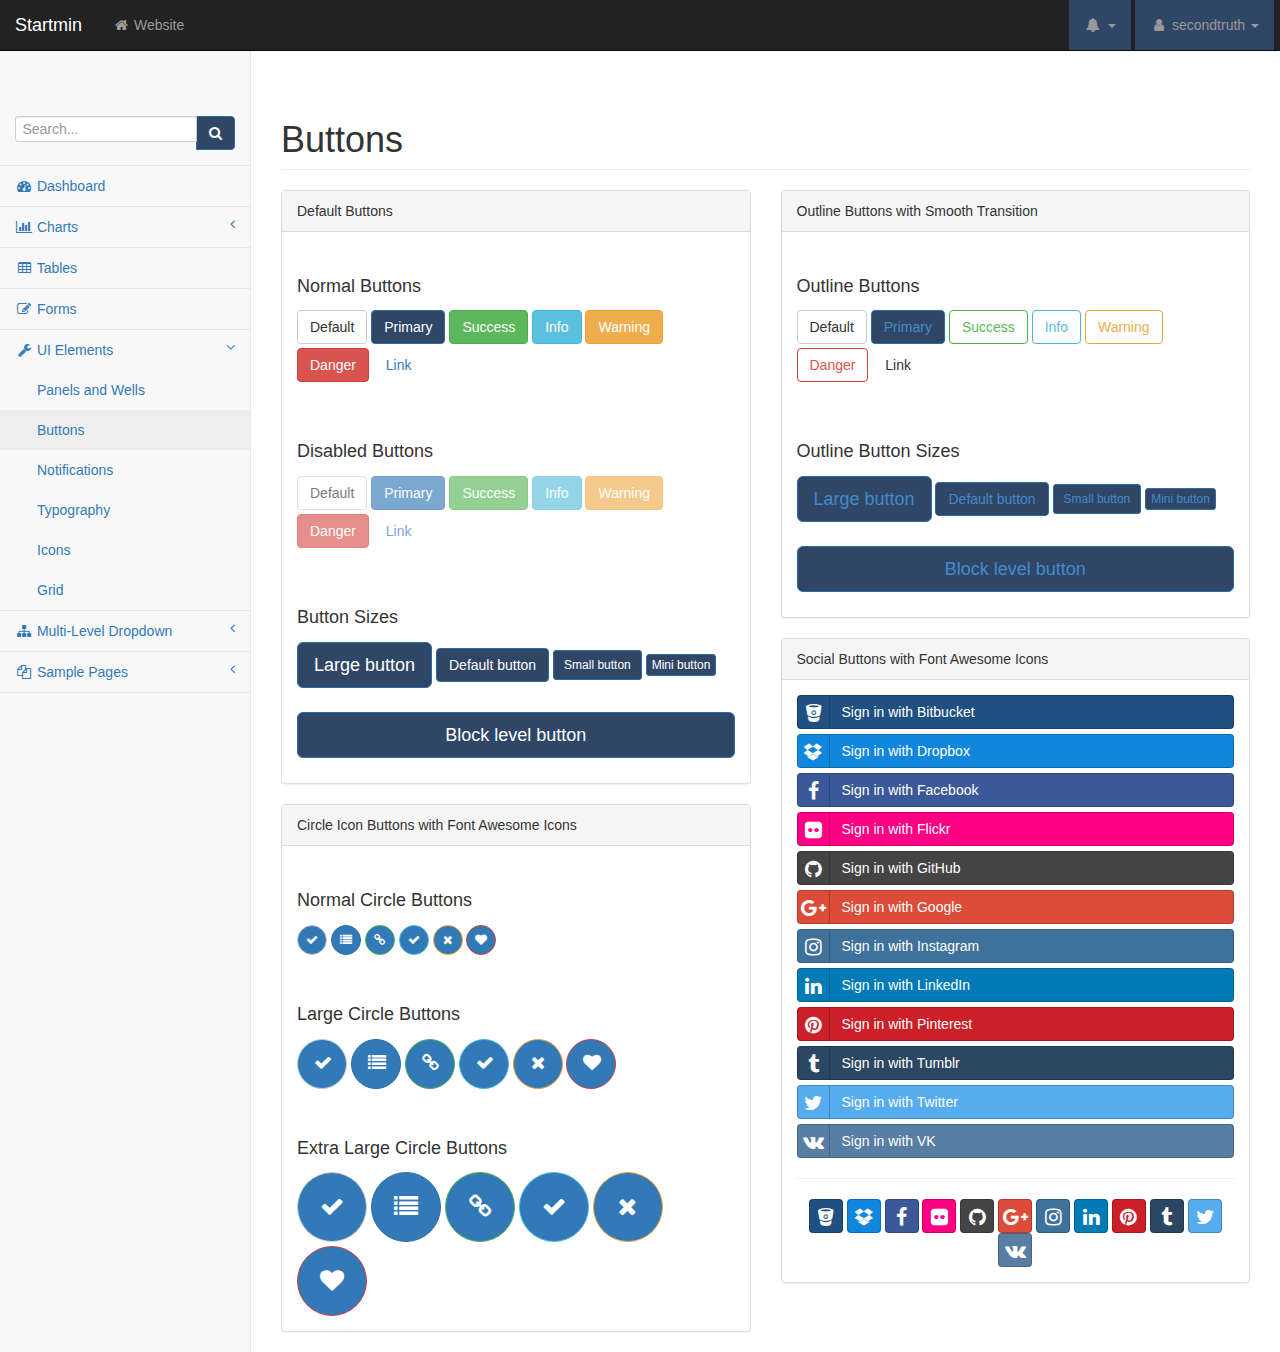
<file: CDA-master 2/pages/buttons.html>
<!DOCTYPE html>
<html lang="en">

    <head>
        <meta charset="utf-8">
        <meta http-equiv="X-UA-Compatible" content="IE=edge">
        <meta name="viewport" content="width=device-width, initial-scale=1">
        <meta name="description" content="">
        <meta name="author" content="">

        <title>Startmin - Bootstrap Admin Theme</title>

        <!-- Bootstrap Core CSS -->
        <link href="../css/bootstrap.min.css" rel="stylesheet">

        <!-- MetisMenu CSS -->
        <link href="../css/metisMenu.min.css" rel="stylesheet">

        <!-- Social Buttons CSS -->
        <link href="../css/bootstrap-social.css" rel="stylesheet">

        <!-- Custom CSS -->
        <link href="../css/startmin.css" rel="stylesheet">

        <!-- Custom Fonts -->
        <link href="../css/font-awesome.min.css" rel="stylesheet" type="text/css">

        <!-- HTML5 Shim and Respond.js IE8 support of HTML5 elements and media queries -->
        <!-- WARNING: Respond.js doesn't work if you view the page via file:// -->
        <!--[if lt IE 9]>
        <script src="https://cdnjs.cloudflare.com/ajax/libs/html5shiv/3.7.3/html5shiv.min.js"></script>
        <script src="https://cdnjs.cloudflare.com/ajax/libs/respond.js/1.4.2/respond.min.js"></script>
        <![endif]-->
    </head>

    <body>

        <div id="wrapper">

            <!-- Navigation -->
            <nav class="navbar navbar-inverse navbar-fixed-top" role="navigation">
                <div class="navbar-header">
                    <a class="navbar-brand" href="index.html">Startmin</a>
                </div>

                <button type="button" class="navbar-toggle" data-toggle="collapse" data-target=".navbar-collapse">
                    <span class="sr-only">Toggle navigation</span>
                    <span class="icon-bar"></span>
                    <span class="icon-bar"></span>
                    <span class="icon-bar"></span>
                </button>

                <ul class="nav navbar-nav navbar-left navbar-top-links">
                    <li><a href="#"><i class="fa fa-home fa-fw"></i> Website</a></li>
                </ul>

                <ul class="nav navbar-right navbar-top-links">
                    <li class="dropdown navbar-inverse">
                        <a class="dropdown-toggle" data-toggle="dropdown" href="#">
                            <i class="fa fa-bell fa-fw"></i> <b class="caret"></b>
                        </a>
                        <ul class="dropdown-menu dropdown-alerts">
                            <li>
                                <a href="#">
                                    <div>
                                        <i class="fa fa-comment fa-fw"></i> New Comment
                                        <span class="pull-right text-muted small">4 minutes ago</span>
                                    </div>
                                </a>
                            </li>
                            <li>
                                <a href="#">
                                    <div>
                                        <i class="fa fa-twitter fa-fw"></i> 3 New Followers
                                        <span class="pull-right text-muted small">12 minutes ago</span>
                                    </div>
                                </a>
                            </li>
                            <li>
                                <a href="#">
                                    <div>
                                        <i class="fa fa-envelope fa-fw"></i> Message Sent
                                        <span class="pull-right text-muted small">4 minutes ago</span>
                                    </div>
                                </a>
                            </li>
                            <li>
                                <a href="#">
                                    <div>
                                        <i class="fa fa-tasks fa-fw"></i> New Task
                                        <span class="pull-right text-muted small">4 minutes ago</span>
                                    </div>
                                </a>
                            </li>
                            <li>
                                <a href="#">
                                    <div>
                                        <i class="fa fa-upload fa-fw"></i> Server Rebooted
                                        <span class="pull-right text-muted small">4 minutes ago</span>
                                    </div>
                                </a>
                            </li>
                            <li class="divider"></li>
                            <li>
                                <a class="text-center" href="#">
                                    <strong>See All Alerts</strong>
                                    <i class="fa fa-angle-right"></i>
                                </a>
                            </li>
                        </ul>
                    </li>
                    <li class="dropdown">
                        <a class="dropdown-toggle" data-toggle="dropdown" href="#">
                            <i class="fa fa-user fa-fw"></i> secondtruth <b class="caret"></b>
                        </a>
                        <ul class="dropdown-menu dropdown-user">
                            <li>
                                <a href="#"><i class="fa fa-user fa-fw"></i> User Profile</a>
                            </li>
                            <li>
                                <a href="#"><i class="fa fa-gear fa-fw"></i> Settings</a>
                            </li>
                            <li class="divider"></li>
                            <li>
                                <a href="login.html"><i class="fa fa-sign-out fa-fw"></i> Logout</a>
                            </li>
                        </ul>
                    </li>
                </ul>
                <!-- /.navbar-top-links -->
            </nav>

            <aside class="sidebar navbar-default" role="navigation">
                <div class="sidebar-nav navbar-collapse">
                    <ul class="nav" id="side-menu">
                        <li class="sidebar-search">
                            <div class="input-group custom-search-form">
                                <input type="text" class="form-control" placeholder="Search...">
                                <span class="input-group-btn">
                                    <button class="btn btn-primary" type="button">
                                        <i class="fa fa-search"></i>
                                    </button>
                                </span>
                            </div>
                            <!-- /input-group -->
                        </li>
                        <li>
                            <a href="index.html"><i class="fa fa-dashboard fa-fw"></i> Dashboard</a>
                        </li>
                        <li>
                            <a href="#"><i class="fa fa-bar-chart-o fa-fw"></i> Charts<span class="fa arrow"></span></a>
                            <ul class="nav nav-second-level">
                                <li>
                                    <a href="flot.html">Flot Charts</a>
                                </li>
                                <li>
                                    <a href="morris.html">Morris.js Charts</a>
                                </li>
                            </ul>
                            <!-- /.nav-second-level -->
                        </li>
                        <li>
                            <a href="tables.html"><i class="fa fa-table fa-fw"></i> Tables</a>
                        </li>
                        <li>
                            <a href="forms.html"><i class="fa fa-edit fa-fw"></i> Forms</a>
                        </li>
                        <li>
                            <a href="#"><i class="fa fa-wrench fa-fw"></i> UI Elements<span class="fa arrow"></span></a>
                            <ul class="nav nav-second-level">
                                <li>
                                    <a href="panels-wells.html">Panels and Wells</a>
                                </li>
                                <li>
                                    <a href="buttons.html" class="active">Buttons</a>
                                </li>
                                <li>
                                    <a href="notifications.html">Notifications</a>
                                </li>
                                <li>
                                    <a href="typography.html">Typography</a>
                                </li>
                                <li>
                                    <a href="icons.html"> Icons</a>
                                </li>
                                <li>
                                    <a href="grid.html">Grid</a>
                                </li>
                            </ul>
                            <!-- /.nav-second-level -->
                        </li>
                        <li>
                            <a href="#"><i class="fa fa-sitemap fa-fw"></i> Multi-Level Dropdown<span class="fa arrow"></span></a>
                            <ul class="nav nav-second-level">
                                <li>
                                    <a href="#">Second Level Item</a>
                                </li>
                                <li>
                                    <a href="#">Second Level Item</a>
                                </li>
                                <li>
                                    <a href="#">Third Level <span class="fa arrow"></span></a>
                                    <ul class="nav nav-third-level">
                                        <li>
                                            <a href="#">Third Level Item</a>
                                        </li>
                                        <li>
                                            <a href="#">Third Level Item</a>
                                        </li>
                                        <li>
                                            <a href="#">Third Level Item</a>
                                        </li>
                                        <li>
                                            <a href="#">Third Level Item</a>
                                        </li>
                                    </ul>
                                    <!-- /.nav-third-level -->
                                </li>
                            </ul>
                            <!-- /.nav-second-level -->
                        </li>
                        <li>
                            <a href="#"><i class="fa fa-files-o fa-fw"></i> Sample Pages<span class="fa arrow"></span></a>
                            <ul class="nav nav-second-level">
                                <li>
                                    <a href="blank.html">Blank Page</a>
                                </li>
                                <li>
                                    <a href="login.html">Login Page</a>
                                </li>
                            </ul>
                            <!-- /.nav-second-level -->
                        </li>
                    </ul>
                </div>
            </aside>
            <!-- /.sidebar -->

            <!-- Page Content -->
            <div id="page-wrapper">
                <div class="container-fluid">
                    <div class="row">
                        <div class="col-lg-12">
                            <h1 class="page-header">Buttons</h1>
                        </div>
                        <!-- /.col-lg-12 -->
                    </div>
                    <!-- /.row -->
                    <div class="row">
                        <div class="col-lg-6">
                            <div class="panel panel-default">
                                <div class="panel-heading">
                                    Default Buttons
                                </div>
                                <!-- /.panel-heading -->
                                <div class="panel-body">
                                    <h4>Normal Buttons</h4>
                                    <p>
                                        <button type="button" class="btn btn-default">Default</button>
                                        <button type="button" class="btn btn-primary">Primary</button>
                                        <button type="button" class="btn btn-success">Success</button>
                                        <button type="button" class="btn btn-info">Info</button>
                                        <button type="button" class="btn btn-warning">Warning</button>
                                        <button type="button" class="btn btn-danger">Danger</button>
                                        <button type="button" class="btn btn-link">Link</button>
                                    </p>
                                    <br>
                                    <h4>Disabled Buttons</h4>
                                    <p>
                                        <button type="button" class="btn btn-default disabled">Default</button>
                                        <button type="button" class="btn btn-primary disabled">Primary</button>
                                        <button type="button" class="btn btn-success disabled">Success</button>
                                        <button type="button" class="btn btn-info disabled">Info</button>
                                        <button type="button" class="btn btn-warning disabled">Warning</button>
                                        <button type="button" class="btn btn-danger disabled">Danger</button>
                                        <button type="button" class="btn btn-link disabled">Link</button>
                                    </p>
                                    <br>
                                    <h4>Button Sizes</h4>
                                    <p>
                                        <button type="button" class="btn btn-primary btn-lg">Large button</button>
                                        <button type="button" class="btn btn-primary">Default button</button>
                                        <button type="button" class="btn btn-primary btn-sm">Small button</button>
                                        <button type="button" class="btn btn-primary btn-xs">Mini button</button>
                                        <br>
                                        <br>
                                        <button type="button" class="btn btn-primary btn-lg btn-block">Block level button</button>
                                    </p>
                                </div>
                                <!-- /.panel-body -->
                            </div>
                            <!-- /.panel -->
                            <div class="panel panel-default">
                                <div class="panel-heading">
                                    Circle Icon Buttons with Font Awesome Icons
                                </div>
                                <!-- /.panel-heading -->
                                <div class="panel-body">
                                    <h4>Normal Circle Buttons</h4>
                                    <button type="button" class="btn btn-default btn-circle"><i class="fa fa-check"></i></button>
                                    <button type="button" class="btn btn-primary btn-circle"><i class="fa fa-list"></i></button>
                                    <button type="button" class="btn btn-success btn-circle"><i class="fa fa-link"></i></button>
                                    <button type="button" class="btn btn-info btn-circle"><i class="fa fa-check"></i></button>
                                    <button type="button" class="btn btn-warning btn-circle"><i class="fa fa-times"></i></button>
                                    <button type="button" class="btn btn-danger btn-circle"><i class="fa fa-heart"></i></button>
                                    <br><br>
                                    <h4>Large Circle Buttons</h4>
                                    <button type="button" class="btn btn-default btn-circle btn-lg"><i class="fa fa-check"></i></button>
                                    <button type="button" class="btn btn-primary btn-circle btn-lg"><i class="fa fa-list"></i></button>
                                    <button type="button" class="btn btn-success btn-circle btn-lg"><i class="fa fa-link"></i></button>
                                    <button type="button" class="btn btn-info btn-circle btn-lg"><i class="fa fa-check"></i></button>
                                    <button type="button" class="btn btn-warning btn-circle btn-lg"><i class="fa fa-times"></i></button>
                                    <button type="button" class="btn btn-danger btn-circle btn-lg"><i class="fa fa-heart"></i></button>
                                    <br><br>
                                    <h4>Extra Large Circle Buttons</h4>
                                    <button type="button" class="btn btn-default btn-circle btn-xl"><i class="fa fa-check"></i></button>
                                    <button type="button" class="btn btn-primary btn-circle btn-xl"><i class="fa fa-list"></i></button>
                                    <button type="button" class="btn btn-success btn-circle btn-xl"><i class="fa fa-link"></i></button>
                                    <button type="button" class="btn btn-info btn-circle btn-xl"><i class="fa fa-check"></i></button>
                                    <button type="button" class="btn btn-warning btn-circle btn-xl"><i class="fa fa-times"></i></button>
                                    <button type="button" class="btn btn-danger btn-circle btn-xl"><i class="fa fa-heart"></i></button>
                                </div>
                                <!-- /.panel-body -->
                            </div>
                            <!-- /.panel -->
                        </div>
                        <!-- /.col-lg-6 -->
                        <div class="col-lg-6">
                            <div class="panel panel-default">
                                <div class="panel-heading">
                                    Outline Buttons with Smooth Transition
                                </div>
                                <!-- /.panel-heading -->
                                <div class="panel-body">
                                    <h4>Outline Buttons</h4>
                                    <p>
                                        <button type="button" class="btn btn-outline btn-default">Default</button>
                                        <button type="button" class="btn btn-outline btn-primary">Primary</button>
                                        <button type="button" class="btn btn-outline btn-success">Success</button>
                                        <button type="button" class="btn btn-outline btn-info">Info</button>
                                        <button type="button" class="btn btn-outline btn-warning">Warning</button>
                                        <button type="button" class="btn btn-outline btn-danger">Danger</button>
                                        <button type="button" class="btn btn-outline btn-link">Link</button>
                                    </p>
                                    <br>
                                    <h4>Outline Button Sizes</h4>
                                    <p>
                                        <button type="button" class="btn btn-outline btn-primary btn-lg">Large button</button>
                                        <button type="button" class="btn btn-outline btn-primary">Default button</button>
                                        <button type="button" class="btn btn-outline btn-primary btn-sm">Small button</button>
                                        <button type="button" class="btn btn-outline btn-primary btn-xs">Mini button</button>
                                        <br>
                                        <br>
                                        <button type="button" class="btn btn-outline btn-primary btn-lg btn-block">Block level button</button>
                                    </p>
                                </div>
                                <!-- /.panel-body -->
                            </div>
                            <!-- /.panel -->
                            <div class="panel panel-default">
                                <div class="panel-heading">
                                    Social Buttons with Font Awesome Icons
                                </div>
                                <!-- /.panel-heading -->
                                <div class="panel-body">
                                    <a class="btn btn-block btn-social btn-bitbucket">
                                        <i class="fa fa-bitbucket"></i> Sign in with Bitbucket
                                    </a>
                                    <a class="btn btn-block btn-social btn-dropbox">
                                        <i class="fa fa-dropbox"></i> Sign in with Dropbox
                                    </a>
                                    <a class="btn btn-block btn-social btn-facebook">
                                        <i class="fa fa-facebook"></i> Sign in with Facebook
                                    </a>
                                    <a class="btn btn-block btn-social btn-flickr">
                                        <i class="fa fa-flickr"></i> Sign in with Flickr
                                    </a>
                                    <a class="btn btn-block btn-social btn-github">
                                        <i class="fa fa-github"></i> Sign in with GitHub
                                    </a>
                                    <a class="btn btn-block btn-social btn-google-plus">
                                        <i class="fa fa-google-plus"></i> Sign in with Google
                                    </a>
                                    <a class="btn btn-block btn-social btn-instagram">
                                        <i class="fa fa-instagram"></i> Sign in with Instagram
                                    </a>
                                    <a class="btn btn-block btn-social btn-linkedin">
                                        <i class="fa fa-linkedin"></i> Sign in with LinkedIn
                                    </a>
                                    <a class="btn btn-block btn-social btn-pinterest">
                                        <i class="fa fa-pinterest"></i> Sign in with Pinterest
                                    </a>
                                    <a class="btn btn-block btn-social btn-tumblr">
                                        <i class="fa fa-tumblr"></i> Sign in with Tumblr
                                    </a>
                                    <a class="btn btn-block btn-social btn-twitter">
                                        <i class="fa fa-twitter"></i> Sign in with Twitter
                                    </a>
                                    <a class="btn btn-block btn-social btn-vk">
                                        <i class="fa fa-vk"></i> Sign in with VK
                                    </a>

                                    <hr>

                                    <div class="text-center">
                                        <a class="btn btn-social-icon btn-bitbucket"><i class="fa fa-bitbucket"></i></a>
                                        <a class="btn btn-social-icon btn-dropbox"><i class="fa fa-dropbox"></i></a>
                                        <a class="btn btn-social-icon btn-facebook"><i class="fa fa-facebook"></i></a>
                                        <a class="btn btn-social-icon btn-flickr"><i class="fa fa-flickr"></i></a>
                                        <a class="btn btn-social-icon btn-github"><i class="fa fa-github"></i></a>
                                        <a class="btn btn-social-icon btn-google-plus"><i class="fa fa-google-plus"></i></a>
                                        <a class="btn btn-social-icon btn-instagram"><i class="fa fa-instagram"></i></a>
                                        <a class="btn btn-social-icon btn-linkedin"><i class="fa fa-linkedin"></i></a>
                                        <a class="btn btn-social-icon btn-pinterest"><i class="fa fa-pinterest"></i></a>
                                        <a class="btn btn-social-icon btn-tumblr"><i class="fa fa-tumblr"></i></a>
                                        <a class="btn btn-social-icon btn-twitter"><i class="fa fa-twitter"></i></a>
                                        <a class="btn btn-social-icon btn-vk"><i class="fa fa-vk"></i></a>
                                    </div>
                                </div>
                                <!-- /.panel-body -->
                            </div>
                            <!-- /.panel -->
                        </div>
                        <!-- /.col-lg-6 -->
                    </div>
                    <!-- /.row -->
                </div>
                <!-- /.container-fluid -->
            </div>
            <!-- /#page-wrapper -->

        </div>
        <!-- /#wrapper -->

        <!-- jQuery -->
        <script src="../js/jquery.min.js"></script>

        <!-- Bootstrap Core JavaScript -->
        <script src="../js/bootstrap.min.js"></script>

        <!-- Metis Menu Plugin JavaScript -->
        <script src="../js/metisMenu.min.js"></script>

        <!-- Custom Theme JavaScript -->
        <script src="../js/startmin.js"></script>

    </body>

</html>
</file>
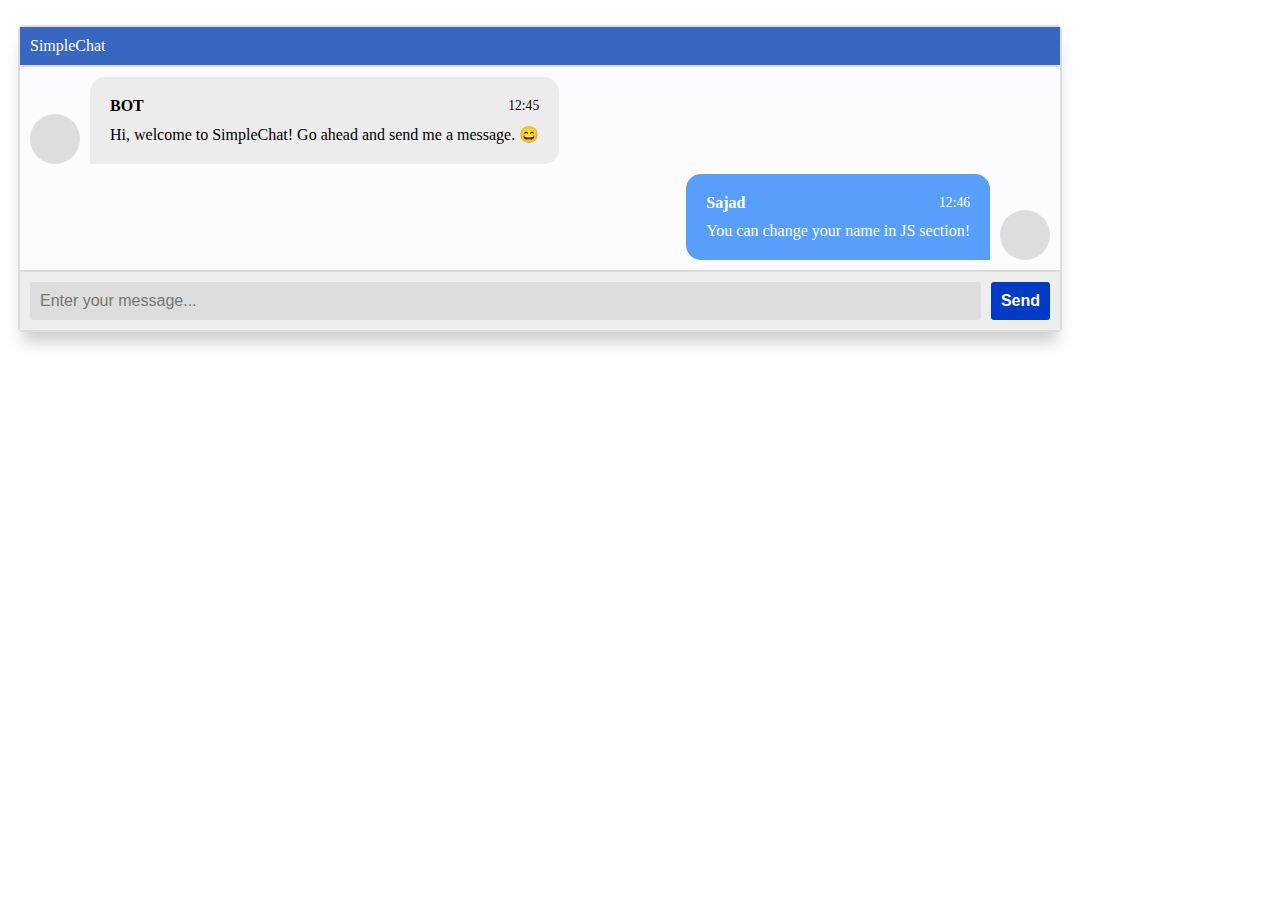
<file: CDA-master 2/pages/chat.html>
<!DOCTYPE html>
<html>
<head>
  <title>Chat Box UI Design</title>
  <link rel="stylesheet" href="../css/chat.css" />
  <!-- Import this CDN to use icons -->
  <link
    rel="stylesheet"
    href="https://cdn.jsdelivr.net/npm/bootstrap-icons@1.9.1/font/bootstrap-icons.css"
  />
</head>
<body>
  <!-- Main container -->
  <section class="msger">
    <header class="msger-header">
      <div class="msger-header-title">
        <i class="fas fa-comment-alt"></i> SimpleChat
      </div>
      <div class="msger-header-options">
        <span><i class="fas fa-cog"></i></span>
      </div>
    </header>
    
    <main class="msger-chat">
      <div class="msg left-msg">
        <div
         class="msg-img"
         style="background-image: url(https://image.flaticon.com/icons/svg/327/327779.svg)"
        ></div>
    
        <div class="msg-bubble">
          <div class="msg-info">
            <div class="msg-info-name">BOT</div>
            <div class="msg-info-time">12:45</div>
          </div>
    
          <div class="msg-text">
            Hi, welcome to SimpleChat! Go ahead and send me a message. 😄
          </div>
        </div>
      </div>
    
      <div class="msg right-msg">
        <div
         class="msg-img"
         style="background-image: url(https://image.flaticon.com/icons/svg/145/145867.svg)"
        ></div>
    
        <div class="msg-bubble">
          <div class="msg-info">
            <div class="msg-info-name">Sajad</div>
            <div class="msg-info-time">12:46</div>
          </div>
    
          <div class="msg-text">
            You can change your name in JS section!
          </div>
        </div>
      </div>
    </main>
    
    <form class="msger-inputarea">
      <input type="text" class="msger-input" placeholder="Enter your message...">
      <button type="submit" class="msger-send-btn">Send</button>
    </form>
  </section>
</body>

<script>
  const msgerForm = document.querySelector(".msger-inputarea");
  const msgerInput = document.querySelector(".msger-input");
  const msgerChat = document.querySelector(".msger-chat");

  const BOT_IMG = "https://image.flaticon.com/icons/svg/327/327779.svg";
  const PERSON_IMG = "https://image.flaticon.com/icons/svg/145/145867.svg";
  const BOT_NAME = "BOT";
  const PERSON_NAME = "Sajad";

  msgerForm.addEventListener("submit", event => {
    event.preventDefault();

    const msgText = msgerInput.value;
    if (!msgText) return;

    appendMessage(PERSON_NAME, PERSON_IMG, "right", msgText);
    msgerInput.value = "";

    botResponse(msgText);
  });

  function appendMessage(name, img, side, text) {
    const msgHTML = `
      <div class="msg ${side}-msg">
        <div class="msg-img" style="background-image: url(${img})"></div>
        <div class="msg-bubble">
          <div class="msg-info">
            <div class="msg-info-name">${name}</div>
            <div class="msg-info-time">${formatDate(new Date())}</div>
          </div>
          <div class="msg-text">${text}</div>
        </div>
      </div>
    `;

    msgerChat.insertAdjacentHTML("beforeend", msgHTML);
    msgerChat.scrollTop += 500;
  }

  async function botResponse(userMsg) {
    try {
      const response = await fetch('http://127.0.0.1:8000/create_db', {
        method: 'POST',
        headers: {
          'Content-Type': 'application/json'
        },
        body: JSON.stringify({ db_name: userMsg })
      });
      const data = await response.json();
      const botMsg = data.status || data.error;
      appendMessage(BOT_NAME, BOT_IMG, "left", botMsg);
    } catch (error) {
      console.error('Error:', error);
      appendMessage(BOT_NAME, BOT_IMG, "left", "Sorry, there was an error. Please try again later.");
    }
  }

  function formatDate(date) {
    const h = "0" + date.getHours();
    const m = "0" + date.getMinutes();
    return `${h.slice(-2)}:${m.slice(-2)}`;
  }
</script>
</html>
</file>
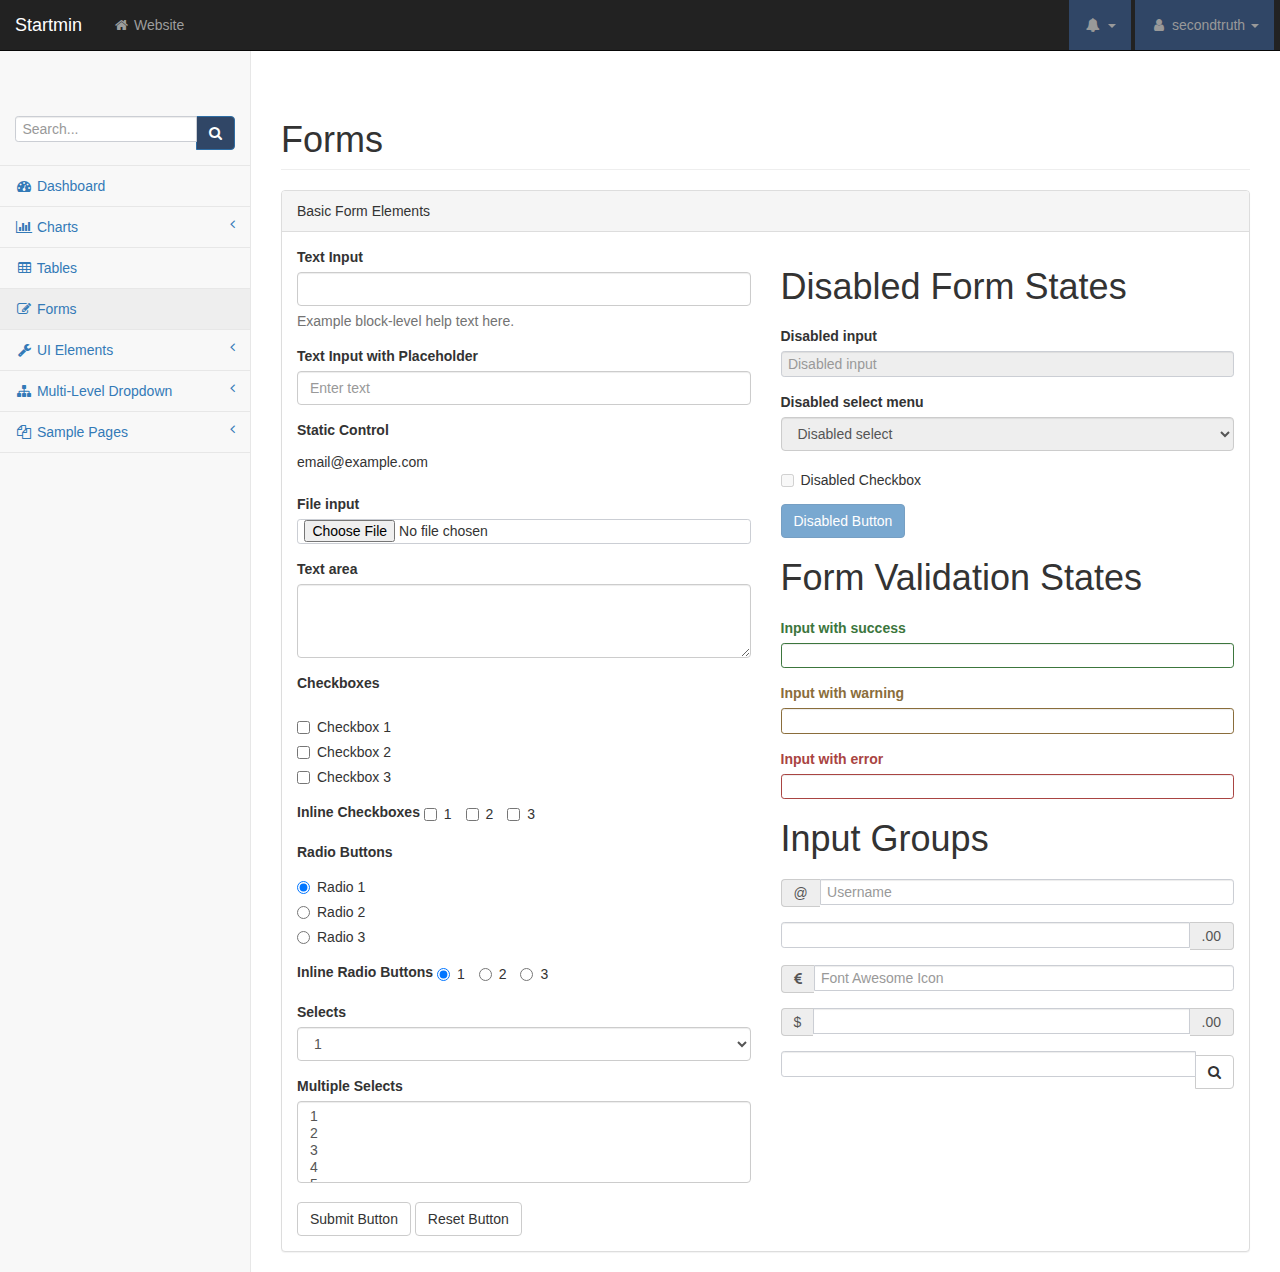
<file: CDA-master 2/pages/forms.html>
<!DOCTYPE html>
<html lang="en">

    <head>
        <meta charset="utf-8">
        <meta http-equiv="X-UA-Compatible" content="IE=edge">
        <meta name="viewport" content="width=device-width, initial-scale=1">
        <meta name="description" content="">
        <meta name="author" content="">

        <title>Startmin - Bootstrap Admin Theme</title>

        <!-- Bootstrap Core CSS -->
        <link href="../css/bootstrap.min.css" rel="stylesheet">

        <!-- MetisMenu CSS -->
        <link href="../css/metisMenu.min.css" rel="stylesheet">

        <!-- Custom CSS -->
        <link href="../css/startmin.css" rel="stylesheet">

        <!-- Custom Fonts -->
        <link href="../css/font-awesome.min.css" rel="stylesheet" type="text/css">

        <!-- HTML5 Shim and Respond.js IE8 support of HTML5 elements and media queries -->
        <!-- WARNING: Respond.js doesn't work if you view the page via file:// -->
        <!--[if lt IE 9]>
        <script src="https://cdnjs.cloudflare.com/ajax/libs/html5shiv/3.7.3/html5shiv.min.js"></script>
        <script src="https://cdnjs.cloudflare.com/ajax/libs/respond.js/1.4.2/respond.min.js"></script>
        <![endif]-->
    </head>

    <body>

        <div id="wrapper">

            <!-- Navigation -->
            <nav class="navbar navbar-inverse navbar-fixed-top" role="navigation">
                <div class="navbar-header">
                    <a class="navbar-brand" href="index.html">Startmin</a>
                </div>

                <button type="button" class="navbar-toggle" data-toggle="collapse" data-target=".navbar-collapse">
                    <span class="sr-only">Toggle navigation</span>
                    <span class="icon-bar"></span>
                    <span class="icon-bar"></span>
                    <span class="icon-bar"></span>
                </button>

                <ul class="nav navbar-nav navbar-left navbar-top-links">
                    <li><a href="#"><i class="fa fa-home fa-fw"></i> Website</a></li>
                </ul>

                <ul class="nav navbar-right navbar-top-links">
                    <li class="dropdown navbar-inverse">
                        <a class="dropdown-toggle" data-toggle="dropdown" href="#">
                            <i class="fa fa-bell fa-fw"></i> <b class="caret"></b>
                        </a>
                        <ul class="dropdown-menu dropdown-alerts">
                            <li>
                                <a href="#">
                                    <div>
                                        <i class="fa fa-comment fa-fw"></i> New Comment
                                        <span class="pull-right text-muted small">4 minutes ago</span>
                                    </div>
                                </a>
                            </li>
                            <li>
                                <a href="#">
                                    <div>
                                        <i class="fa fa-twitter fa-fw"></i> 3 New Followers
                                        <span class="pull-right text-muted small">12 minutes ago</span>
                                    </div>
                                </a>
                            </li>
                            <li>
                                <a href="#">
                                    <div>
                                        <i class="fa fa-envelope fa-fw"></i> Message Sent
                                        <span class="pull-right text-muted small">4 minutes ago</span>
                                    </div>
                                </a>
                            </li>
                            <li>
                                <a href="#">
                                    <div>
                                        <i class="fa fa-tasks fa-fw"></i> New Task
                                        <span class="pull-right text-muted small">4 minutes ago</span>
                                    </div>
                                </a>
                            </li>
                            <li>
                                <a href="#">
                                    <div>
                                        <i class="fa fa-upload fa-fw"></i> Server Rebooted
                                        <span class="pull-right text-muted small">4 minutes ago</span>
                                    </div>
                                </a>
                            </li>
                            <li class="divider"></li>
                            <li>
                                <a class="text-center" href="#">
                                    <strong>See All Alerts</strong>
                                    <i class="fa fa-angle-right"></i>
                                </a>
                            </li>
                        </ul>
                    </li>
                    <li class="dropdown">
                        <a class="dropdown-toggle" data-toggle="dropdown" href="#">
                            <i class="fa fa-user fa-fw"></i> secondtruth <b class="caret"></b>
                        </a>
                        <ul class="dropdown-menu dropdown-user">
                            <li>
                                <a href="#"><i class="fa fa-user fa-fw"></i> User Profile</a>
                            </li>
                            <li>
                                <a href="#"><i class="fa fa-gear fa-fw"></i> Settings</a>
                            </li>
                            <li class="divider"></li>
                            <li>
                                <a href="login.html"><i class="fa fa-sign-out fa-fw"></i> Logout</a>
                            </li>
                        </ul>
                    </li>
                </ul>
                <!-- /.navbar-top-links -->
            </nav>

            <aside class="sidebar navbar-default" role="navigation">
                <div class="sidebar-nav navbar-collapse">
                    <ul class="nav" id="side-menu">
                        <li class="sidebar-search">
                            <div class="input-group custom-search-form">
                                <input type="text" class="form-control" placeholder="Search...">
                                <span class="input-group-btn">
                                    <button class="btn btn-primary" type="button">
                                        <i class="fa fa-search"></i>
                                    </button>
                                </span>
                            </div>
                            <!-- /input-group -->
                        </li>
                        <li>
                            <a href="index.html"><i class="fa fa-dashboard fa-fw"></i> Dashboard</a>
                        </li>
                        <li>
                            <a href="#"><i class="fa fa-bar-chart-o fa-fw"></i> Charts<span class="fa arrow"></span></a>
                            <ul class="nav nav-second-level">
                                <li>
                                    <a href="flot.html">Flot Charts</a>
                                </li>
                                <li>
                                    <a href="morris.html">Morris.js Charts</a>
                                </li>
                            </ul>
                            <!-- /.nav-second-level -->
                        </li>
                        <li>
                            <a href="tables.html"><i class="fa fa-table fa-fw"></i> Tables</a>
                        </li>
                        <li>
                            <a href="forms.html"><i class="fa fa-edit fa-fw"></i> Forms</a>
                        </li>
                        <li>
                            <a href="#"><i class="fa fa-wrench fa-fw"></i> UI Elements<span class="fa arrow"></span></a>
                            <ul class="nav nav-second-level">
                                <li>
                                    <a href="panels-wells.html">Panels and Wells</a>
                                </li>
                                <li>
                                    <a href="buttons.html">Buttons</a>
                                </li>
                                <li>
                                    <a href="notifications.html">Notifications</a>
                                </li>
                                <li>
                                    <a href="typography.html">Typography</a>
                                </li>
                                <li>
                                    <a href="icons.html"> Icons</a>
                                </li>
                                <li>
                                    <a href="grid.html">Grid</a>
                                </li>
                            </ul>
                            <!-- /.nav-second-level -->
                        </li>
                        <li>
                            <a href="#"><i class="fa fa-sitemap fa-fw"></i> Multi-Level Dropdown<span class="fa arrow"></span></a>
                            <ul class="nav nav-second-level">
                                <li>
                                    <a href="#">Second Level Item</a>
                                </li>
                                <li>
                                    <a href="#">Second Level Item</a>
                                </li>
                                <li>
                                    <a href="#">Third Level <span class="fa arrow"></span></a>
                                    <ul class="nav nav-third-level">
                                        <li>
                                            <a href="#">Third Level Item</a>
                                        </li>
                                        <li>
                                            <a href="#">Third Level Item</a>
                                        </li>
                                        <li>
                                            <a href="#">Third Level Item</a>
                                        </li>
                                        <li>
                                            <a href="#">Third Level Item</a>
                                        </li>
                                    </ul>
                                    <!-- /.nav-third-level -->
                                </li>
                            </ul>
                            <!-- /.nav-second-level -->
                        </li>
                        <li>
                            <a href="#"><i class="fa fa-files-o fa-fw"></i> Sample Pages<span class="fa arrow"></span></a>
                            <ul class="nav nav-second-level">
                                <li>
                                    <a href="blank.html">Blank Page</a>
                                </li>
                                <li>
                                    <a href="login.html">Login Page</a>
                                </li>
                            </ul>
                            <!-- /.nav-second-level -->
                        </li>
                    </ul>
                </div>
                <!-- /.sidebar-collapse -->
            </aside>
            <!-- /.sidebar -->

            <div id="page-wrapper">
                <div class="container-fluid">
                    <div class="row">
                        <div class="col-lg-12">
                            <h1 class="page-header">Forms</h1>
                        </div>
                        <!-- /.col-lg-12 -->
                    </div>
                    <!-- /.row -->
                    <div class="row">
                        <div class="col-lg-12">
                            <div class="panel panel-default">
                                <div class="panel-heading">
                                    Basic Form Elements
                                </div>
                                <div class="panel-body">
                                    <div class="row">
                                        <div class="col-lg-6">
                                            <form role="form">
                                                <div class="form-group">
                                                    <label>Text Input</label>
                                                    <input class="form-control">
                                                    <p class="help-block">Example block-level help text here.</p>
                                                </div>
                                                <div class="form-group">
                                                    <label>Text Input with Placeholder</label>
                                                    <input class="form-control" placeholder="Enter text">
                                                </div>
                                                <div class="form-group">
                                                    <label>Static Control</label>
                                                    <p class="form-control-static">email@example.com</p>
                                                </div>
                                                <div class="form-group">
                                                    <label>File input</label>
                                                    <input type="file">
                                                </div>
                                                <div class="form-group">
                                                    <label>Text area</label>
                                                    <textarea class="form-control" rows="3"></textarea>
                                                </div>
                                                <div class="form-group">
                                                    <label>Checkboxes</label>
                                                    <div class="checkbox">
                                                        <label>
                                                            <input type="checkbox" value="">Checkbox 1
                                                        </label>
                                                    </div>
                                                    <div class="checkbox">
                                                        <label>
                                                            <input type="checkbox" value="">Checkbox 2
                                                        </label>
                                                    </div>
                                                    <div class="checkbox">
                                                        <label>
                                                            <input type="checkbox" value="">Checkbox 3
                                                        </label>
                                                    </div>
                                                </div>
                                                <div class="form-group">
                                                    <label>Inline Checkboxes</label>
                                                    <label class="checkbox-inline">
                                                        <input type="checkbox">1
                                                    </label>
                                                    <label class="checkbox-inline">
                                                        <input type="checkbox">2
                                                    </label>
                                                    <label class="checkbox-inline">
                                                        <input type="checkbox">3
                                                    </label>
                                                </div>
                                                <div class="form-group">
                                                    <label>Radio Buttons</label>
                                                    <div class="radio">
                                                        <label>
                                                            <input type="radio" name="optionsRadios" id="optionsRadios1" value="option1" checked>Radio 1
                                                        </label>
                                                    </div>
                                                    <div class="radio">
                                                        <label>
                                                            <input type="radio" name="optionsRadios" id="optionsRadios2" value="option2">Radio 2
                                                        </label>
                                                    </div>
                                                    <div class="radio">
                                                        <label>
                                                            <input type="radio" name="optionsRadios" id="optionsRadios3" value="option3">Radio 3
                                                        </label>
                                                    </div>
                                                </div>
                                                <div class="form-group">
                                                    <label>Inline Radio Buttons</label>
                                                    <label class="radio-inline">
                                                        <input type="radio" name="optionsRadiosInline" id="optionsRadiosInline1" value="option1" checked>1
                                                    </label>
                                                    <label class="radio-inline">
                                                        <input type="radio" name="optionsRadiosInline" id="optionsRadiosInline2" value="option2">2
                                                    </label>
                                                    <label class="radio-inline">
                                                        <input type="radio" name="optionsRadiosInline" id="optionsRadiosInline3" value="option3">3
                                                    </label>
                                                </div>
                                                <div class="form-group">
                                                    <label>Selects</label>
                                                    <select class="form-control">
                                                        <option>1</option>
                                                        <option>2</option>
                                                        <option>3</option>
                                                        <option>4</option>
                                                        <option>5</option>
                                                    </select>
                                                </div>
                                                <div class="form-group">
                                                    <label>Multiple Selects</label>
                                                    <select multiple class="form-control">
                                                        <option>1</option>
                                                        <option>2</option>
                                                        <option>3</option>
                                                        <option>4</option>
                                                        <option>5</option>
                                                    </select>
                                                </div>
                                                <button type="submit" class="btn btn-default">Submit Button</button>
                                                <button type="reset" class="btn btn-default">Reset Button</button>
                                            </form>
                                        </div>
                                        <!-- /.col-lg-6 (nested) -->
                                        <div class="col-lg-6">
                                            <h1>Disabled Form States</h1>
                                            <form role="form">
                                                <fieldset disabled>
                                                    <div class="form-group">
                                                        <label for="disabledSelect">Disabled input</label>
                                                        <input class="form-control" id="disabledInput" type="text" placeholder="Disabled input" disabled>
                                                    </div>
                                                    <div class="form-group">
                                                        <label for="disabledSelect">Disabled select menu</label>
                                                        <select id="disabledSelect" class="form-control">
                                                            <option>Disabled select</option>
                                                        </select>
                                                    </div>
                                                    <div class="checkbox">
                                                        <label>
                                                            <input type="checkbox">Disabled Checkbox
                                                        </label>
                                                    </div>
                                                    <button type="submit" class="btn btn-primary">Disabled Button</button>
                                                </fieldset>
                                            </form>
                                            <h1>Form Validation States</h1>
                                            <form role="form">
                                                <div class="form-group has-success">
                                                    <label class="control-label" for="inputSuccess">Input with success</label>
                                                    <input type="text" class="form-control" id="inputSuccess">
                                                </div>
                                                <div class="form-group has-warning">
                                                    <label class="control-label" for="inputWarning">Input with warning</label>
                                                    <input type="text" class="form-control" id="inputWarning">
                                                </div>
                                                <div class="form-group has-error">
                                                    <label class="control-label" for="inputError">Input with error</label>
                                                    <input type="text" class="form-control" id="inputError">
                                                </div>
                                            </form>
                                            <h1>Input Groups</h1>
                                            <form role="form">
                                                <div class="form-group input-group">
                                                    <span class="input-group-addon">@</span>
                                                    <input type="text" class="form-control" placeholder="Username">
                                                </div>
                                                <div class="form-group input-group">
                                                    <input type="text" class="form-control">
                                                    <span class="input-group-addon">.00</span>
                                                </div>
                                                <div class="form-group input-group">
                                                    <span class="input-group-addon"><i class="fa fa-eur"></i>
                                                    </span>
                                                    <input type="text" class="form-control" placeholder="Font Awesome Icon">
                                                </div>
                                                <div class="form-group input-group">
                                                    <span class="input-group-addon">$</span>
                                                    <input type="text" class="form-control">
                                                    <span class="input-group-addon">.00</span>
                                                </div>
                                                <div class="form-group input-group">
                                                    <input type="text" class="form-control">
                                                    <span class="input-group-btn">
                                                        <button class="btn btn-default" type="button"><i class="fa fa-search"></i>
                                                        </button>
                                                    </span>
                                                </div>
                                            </form>
                                        </div>
                                        <!-- /.col-lg-6 (nested) -->
                                    </div>
                                    <!-- /.row (nested) -->
                                </div>
                                <!-- /.panel-body -->
                            </div>
                            <!-- /.panel -->
                        </div>
                        <!-- /.col-lg-12 -->
                    </div>
                    <!-- /.row -->
                </div>
                <!-- /.container-fluid -->
            </div>
            <!-- /#page-wrapper -->

        </div>
        <!-- /#wrapper -->

        <!-- jQuery -->
        <script src="../js/jquery.min.js"></script>

        <!-- Bootstrap Core JavaScript -->
        <script src="../js/bootstrap.min.js"></script>

        <!-- Metis Menu Plugin JavaScript -->
        <script src="../js/metisMenu.min.js"></script>

        <!-- Custom Theme JavaScript -->
        <script src="../js/startmin.js"></script>

    </body>

</html>
</file>
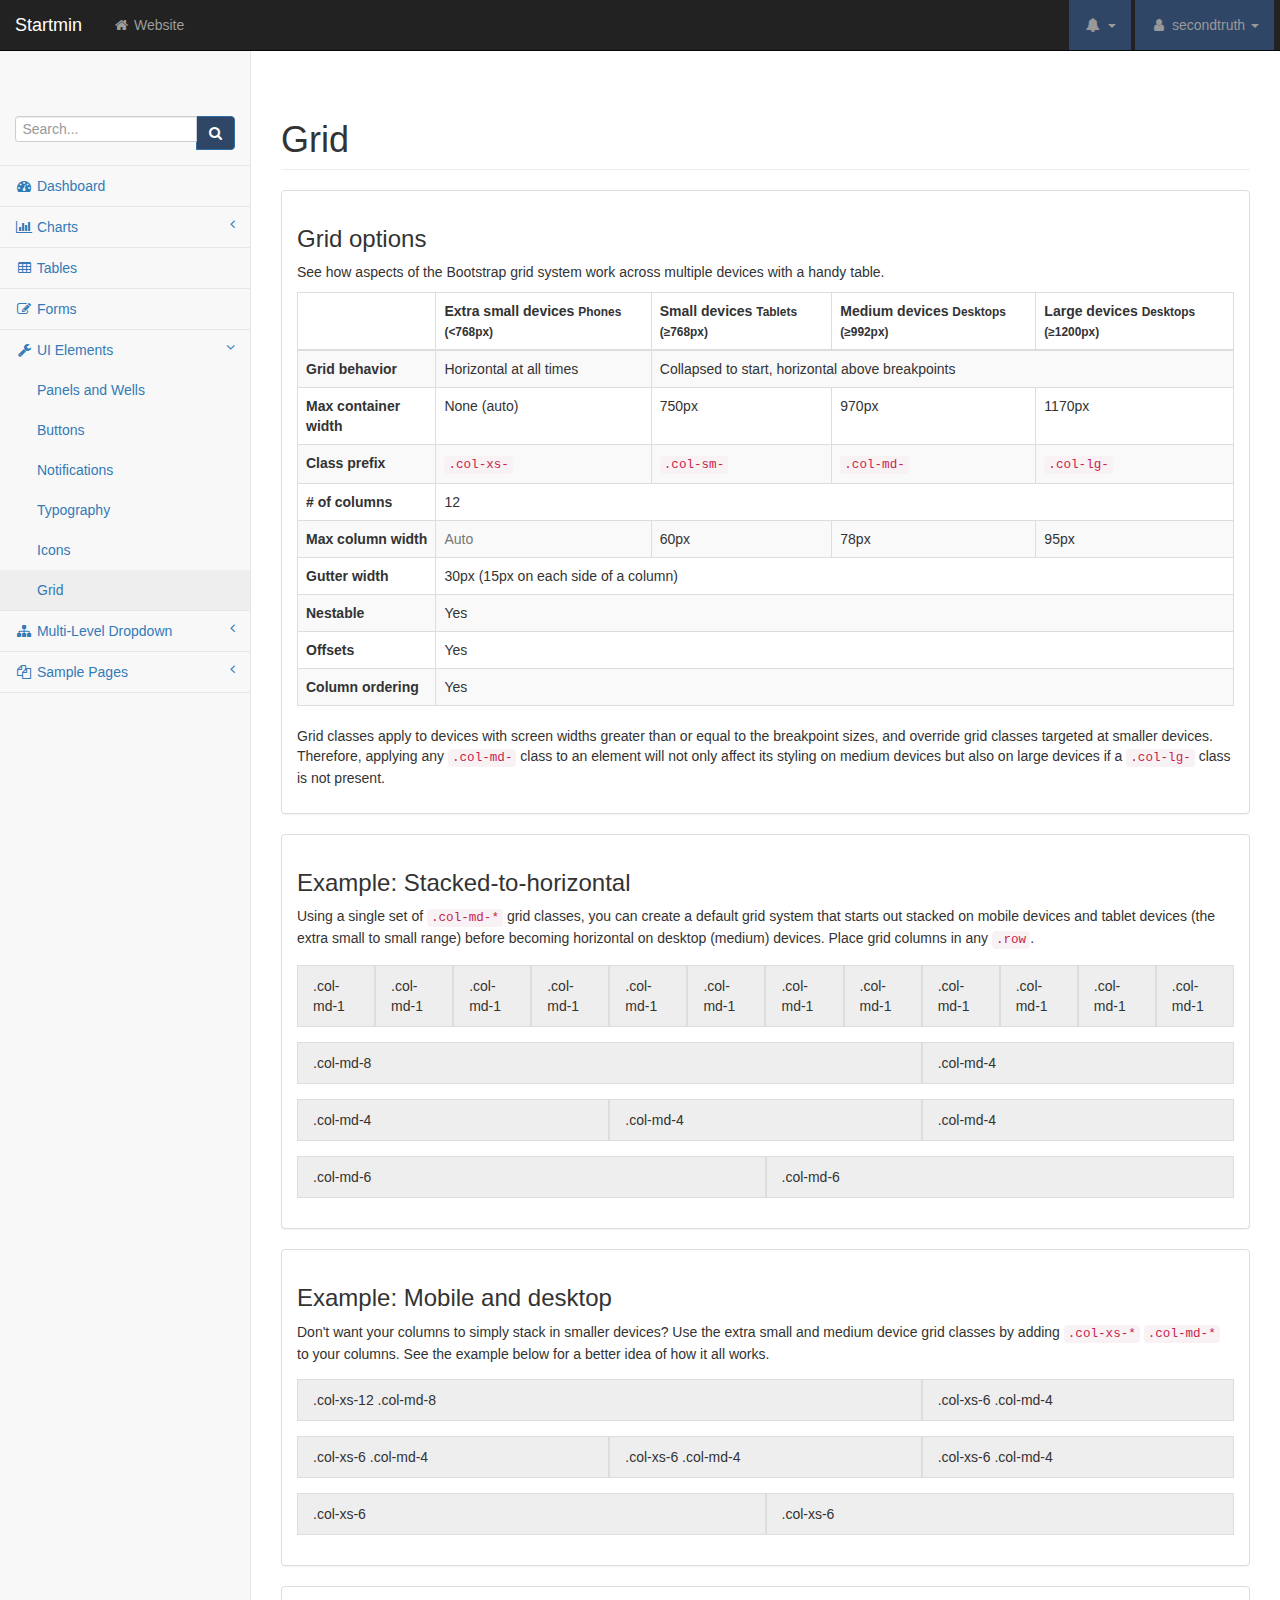
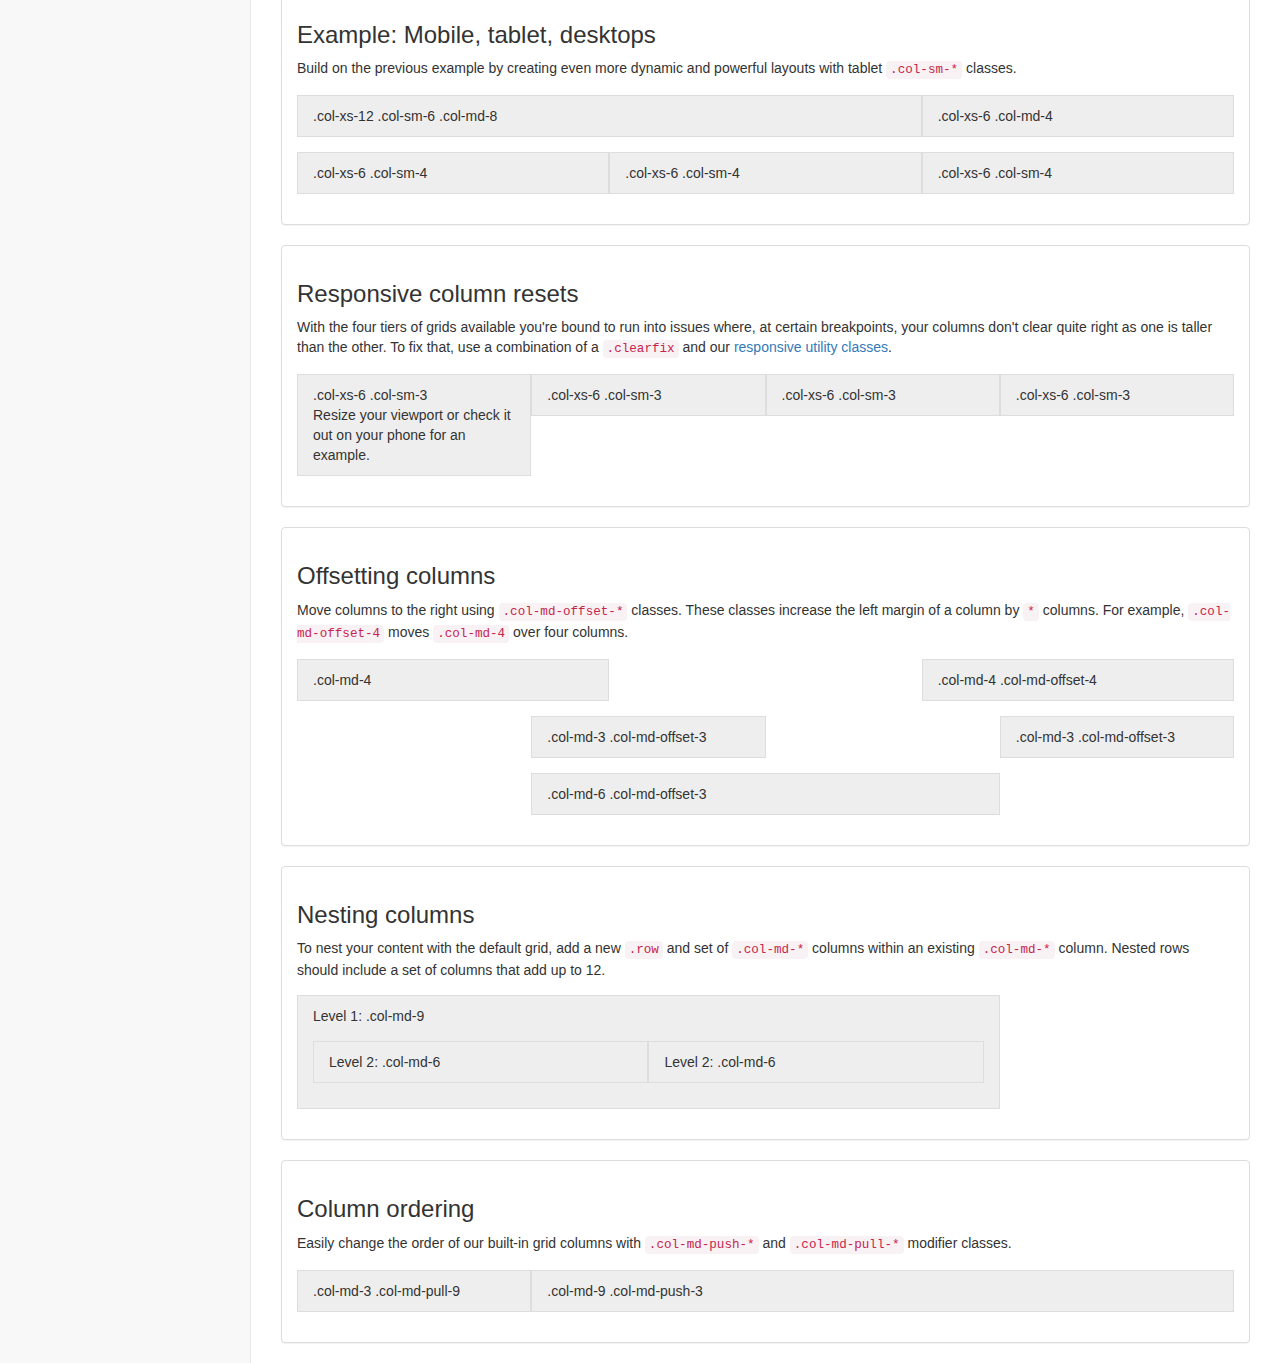
<file: CDA-master 2/pages/grid.html>
<!DOCTYPE html>
<html lang="en">

    <head>
        <meta charset="utf-8">
        <meta http-equiv="X-UA-Compatible" content="IE=edge">
        <meta name="viewport" content="width=device-width, initial-scale=1">
        <meta name="description" content="">
        <meta name="author" content="">

        <title>Startmin - Bootstrap Admin Theme</title>

        <!-- Bootstrap Core CSS -->
        <link href="../css/bootstrap.min.css" rel="stylesheet">

        <!-- MetisMenu CSS -->
        <link href="../css/metisMenu.min.css" rel="stylesheet">

        <!-- Custom CSS -->
        <link href="../css/startmin.css" rel="stylesheet">

        <!-- Custom Fonts -->
        <link href="../css/font-awesome.min.css" rel="stylesheet" type="text/css">

        <!-- HTML5 Shim and Respond.js IE8 support of HTML5 elements and media queries -->
        <!-- WARNING: Respond.js doesn't work if you view the page via file:// -->
        <!--[if lt IE 9]>
        <script src="https://cdnjs.cloudflare.com/ajax/libs/html5shiv/3.7.3/html5shiv.min.js"></script>
        <script src="https://cdnjs.cloudflare.com/ajax/libs/respond.js/1.4.2/respond.min.js"></script>
        <![endif]-->
    </head>

    <body>

        <div id="wrapper">

            <!-- Navigation -->
            <nav class="navbar navbar-inverse navbar-fixed-top" role="navigation">
                <div class="navbar-header">
                    <a class="navbar-brand" href="index.html">Startmin</a>
                </div>

                <button type="button" class="navbar-toggle" data-toggle="collapse" data-target=".navbar-collapse">
                    <span class="sr-only">Toggle navigation</span>
                    <span class="icon-bar"></span>
                    <span class="icon-bar"></span>
                    <span class="icon-bar"></span>
                </button>

                <ul class="nav navbar-nav navbar-left navbar-top-links">
                    <li><a href="#"><i class="fa fa-home fa-fw"></i> Website</a></li>
                </ul>

                <ul class="nav navbar-right navbar-top-links">
                    <li class="dropdown navbar-inverse">
                        <a class="dropdown-toggle" data-toggle="dropdown" href="#">
                            <i class="fa fa-bell fa-fw"></i> <b class="caret"></b>
                        </a>
                        <ul class="dropdown-menu dropdown-alerts">
                            <li>
                                <a href="#">
                                    <div>
                                        <i class="fa fa-comment fa-fw"></i> New Comment
                                        <span class="pull-right text-muted small">4 minutes ago</span>
                                    </div>
                                </a>
                            </li>
                            <li>
                                <a href="#">
                                    <div>
                                        <i class="fa fa-twitter fa-fw"></i> 3 New Followers
                                        <span class="pull-right text-muted small">12 minutes ago</span>
                                    </div>
                                </a>
                            </li>
                            <li>
                                <a href="#">
                                    <div>
                                        <i class="fa fa-envelope fa-fw"></i> Message Sent
                                        <span class="pull-right text-muted small">4 minutes ago</span>
                                    </div>
                                </a>
                            </li>
                            <li>
                                <a href="#">
                                    <div>
                                        <i class="fa fa-tasks fa-fw"></i> New Task
                                        <span class="pull-right text-muted small">4 minutes ago</span>
                                    </div>
                                </a>
                            </li>
                            <li>
                                <a href="#">
                                    <div>
                                        <i class="fa fa-upload fa-fw"></i> Server Rebooted
                                        <span class="pull-right text-muted small">4 minutes ago</span>
                                    </div>
                                </a>
                            </li>
                            <li class="divider"></li>
                            <li>
                                <a class="text-center" href="#">
                                    <strong>See All Alerts</strong>
                                    <i class="fa fa-angle-right"></i>
                                </a>
                            </li>
                        </ul>
                    </li>
                    <li class="dropdown">
                        <a class="dropdown-toggle" data-toggle="dropdown" href="#">
                            <i class="fa fa-user fa-fw"></i> secondtruth <b class="caret"></b>
                        </a>
                        <ul class="dropdown-menu dropdown-user">
                            <li>
                                <a href="#"><i class="fa fa-user fa-fw"></i> User Profile</a>
                            </li>
                            <li>
                                <a href="#"><i class="fa fa-gear fa-fw"></i> Settings</a>
                            </li>
                            <li class="divider"></li>
                            <li>
                                <a href="login.html"><i class="fa fa-sign-out fa-fw"></i> Logout</a>
                            </li>
                        </ul>
                    </li>
                </ul>
                <!-- /.navbar-top-links -->
            </nav>

            <aside class="sidebar navbar-default" role="navigation">
                <div class="sidebar-nav navbar-collapse">
                    <ul class="nav" id="side-menu">
                        <li class="sidebar-search">
                            <div class="input-group custom-search-form">
                                <input type="text" class="form-control" placeholder="Search...">
                                <span class="input-group-btn">
                                    <button class="btn btn-primary" type="button">
                                        <i class="fa fa-search"></i>
                                    </button>
                                </span>
                            </div>
                            <!-- /input-group -->
                        </li>
                        <li>
                            <a href="index.html"><i class="fa fa-dashboard fa-fw"></i> Dashboard</a>
                        </li>
                        <li>
                            <a href="#"><i class="fa fa-bar-chart-o fa-fw"></i> Charts<span class="fa arrow"></span></a>
                            <ul class="nav nav-second-level">
                                <li>
                                    <a href="flot.html">Flot Charts</a>
                                </li>
                                <li>
                                    <a href="morris.html">Morris.js Charts</a>
                                </li>
                            </ul>
                            <!-- /.nav-second-level -->
                        </li>
                        <li>
                            <a href="tables.html"><i class="fa fa-table fa-fw"></i> Tables</a>
                        </li>
                        <li>
                            <a href="forms.html"><i class="fa fa-edit fa-fw"></i> Forms</a>
                        </li>
                        <li class="active">
                            <a href="#"><i class="fa fa-wrench fa-fw"></i> UI Elements<span class="fa arrow"></span></a>
                            <ul class="nav nav-second-level">
                                <li>
                                    <a href="panels-wells.html">Panels and Wells</a>
                                </li>
                                <li>
                                    <a href="buttons.html">Buttons</a>
                                </li>
                                <li>
                                    <a href="notifications.html">Notifications</a>
                                </li>
                                <li>
                                    <a href="typography.html">Typography</a>
                                </li>
                                <li>
                                    <a href="icons.html"> Icons</a>
                                </li>
                                <li>
                                    <a href="grid.html" class="active">Grid</a>
                                </li>
                            </ul>
                            <!-- /.nav-second-level -->
                        </li>
                        <li>
                            <a href="#"><i class="fa fa-sitemap fa-fw"></i> Multi-Level Dropdown<span class="fa arrow"></span></a>
                            <ul class="nav nav-second-level">
                                <li>
                                    <a href="#">Second Level Item</a>
                                </li>
                                <li>
                                    <a href="#">Second Level Item</a>
                                </li>
                                <li>
                                    <a href="#">Third Level <span class="fa arrow"></span></a>
                                    <ul class="nav nav-third-level">
                                        <li>
                                            <a href="#">Third Level Item</a>
                                        </li>
                                        <li>
                                            <a href="#">Third Level Item</a>
                                        </li>
                                        <li>
                                            <a href="#">Third Level Item</a>
                                        </li>
                                        <li>
                                            <a href="#">Third Level Item</a>
                                        </li>
                                    </ul>
                                    <!-- /.nav-third-level -->
                                </li>
                            </ul>
                            <!-- /.nav-second-level -->
                        </li>
                        <li>
                            <a href="#"><i class="fa fa-files-o fa-fw"></i> Sample Pages<span class="fa arrow"></span></a>
                            <ul class="nav nav-second-level">
                                <li>
                                    <a href="blank.html">Blank Page</a>
                                </li>
                                <li>
                                    <a href="login.html">Login Page</a>
                                </li>
                            </ul>
                            <!-- /.nav-second-level -->
                        </li>
                    </ul>
                </div>
                <!-- /.sidebar-collapse -->
            </aside>
            <!-- /.sidebar -->

            <div id="page-wrapper">
                <div class="container-fluid">
                    <div class="row">
                        <div class="col-lg-12">
                            <h1 class="page-header">Grid</h1>
                        </div>
                        <!-- /.col-lg-12 -->
                    </div>
                    <!-- /.row -->
                    <div class="row">
                        <div class="col-lg-12">
                            <div class="panel panel-default">
                                <div class="panel-body">
                                    <h3>Grid options</h3>
                                    <p>See how aspects of the Bootstrap grid system work across multiple devices with a handy table.</p>
                                    <div class="table-responsive">
                                        <table class="table table-bordered table-striped">
                                            <thead>
                                                <tr>
                                                    <th></th>
                                                    <th>
                                                        Extra small devices
                                                        <small>Phones (&lt;768px)</small>
                                                    </th>
                                                    <th>
                                                        Small devices
                                                        <small>Tablets (&ge;768px)</small>
                                                    </th>
                                                    <th>
                                                        Medium devices
                                                        <small>Desktops (&ge;992px)</small>
                                                    </th>
                                                    <th>
                                                        Large devices
                                                        <small>Desktops (&ge;1200px)</small>
                                                    </th>
                                                </tr>
                                            </thead>
                                            <tbody>
                                                <tr>
                                                    <th>Grid behavior</th>
                                                    <td>Horizontal at all times</td>
                                                    <td colspan="3">Collapsed to start, horizontal above breakpoints</td>
                                                </tr>
                                                <tr>
                                                    <th>Max container width</th>
                                                    <td>None (auto)</td>
                                                    <td>750px</td>
                                                    <td>970px</td>
                                                    <td>1170px</td>
                                                </tr>
                                                <tr>
                                                    <th>Class prefix</th>
                                                    <td>
                                                        <code>.col-xs-</code>
                                                    </td>
                                                    <td>
                                                        <code>.col-sm-</code>
                                                    </td>
                                                    <td>
                                                        <code>.col-md-</code>
                                                    </td>
                                                    <td>
                                                        <code>.col-lg-</code>
                                                    </td>
                                                </tr>
                                                <tr>
                                                    <th># of columns</th>
                                                    <td colspan="4">12</td>
                                                </tr>
                                                <tr>
                                                    <th>Max column width</th>
                                                    <td class="text-muted">Auto</td>
                                                    <td>60px</td>
                                                    <td>78px</td>
                                                    <td>95px</td>
                                                </tr>
                                                <tr>
                                                    <th>Gutter width</th>
                                                    <td colspan="4">30px (15px on each side of a column)</td>
                                                </tr>
                                                <tr>
                                                    <th>Nestable</th>
                                                    <td colspan="4">Yes</td>
                                                </tr>
                                                <tr>
                                                    <th>Offsets</th>
                                                    <td colspan="4">Yes</td>
                                                </tr>
                                                <tr>
                                                    <th>Column ordering</th>
                                                    <td colspan="4">Yes</td>
                                                </tr>
                                            </tbody>
                                        </table>
                                    </div>
                                    <p>Grid classes apply to devices with screen widths greater than or equal to the breakpoint sizes, and override grid classes targeted at smaller devices. Therefore, applying any
                                        <code>.col-md-</code> class to an element will not only affect its styling on medium devices but also on large devices if a
                                        <code>.col-lg-</code> class is not present.
                                    </p>
                                </div>
                            </div>
                        </div>
                        <!-- /.col-lg-12 -->
                    </div>
                    <!-- /.row -->

                    <div class="row">
                        <div class="col-lg-12">
                            <div class="panel panel-default">
                                <div class="panel-body">
                                    <h3>Example: Stacked-to-horizontal</h3>
                                    <p>Using a single set of
                                        <code>.col-md-*</code> grid classes, you can create a default grid system that starts out stacked on mobile devices and tablet devices (the extra small to small range) before becoming horizontal on desktop (medium) devices. Place grid columns in any
                                        <code>.row</code>.
                                    </p>
                                    <div class="row show-grid">
                                        <div class="col-md-1">.col-md-1</div>
                                        <div class="col-md-1">.col-md-1</div>
                                        <div class="col-md-1">.col-md-1</div>
                                        <div class="col-md-1">.col-md-1</div>
                                        <div class="col-md-1">.col-md-1</div>
                                        <div class="col-md-1">.col-md-1</div>
                                        <div class="col-md-1">.col-md-1</div>
                                        <div class="col-md-1">.col-md-1</div>
                                        <div class="col-md-1">.col-md-1</div>
                                        <div class="col-md-1">.col-md-1</div>
                                        <div class="col-md-1">.col-md-1</div>
                                        <div class="col-md-1">.col-md-1</div>
                                    </div>
                                    <div class="row show-grid">
                                        <div class="col-md-8">.col-md-8</div>
                                        <div class="col-md-4">.col-md-4</div>
                                    </div>
                                    <div class="row show-grid">
                                        <div class="col-md-4">.col-md-4</div>
                                        <div class="col-md-4">.col-md-4</div>
                                        <div class="col-md-4">.col-md-4</div>
                                    </div>
                                    <div class="row show-grid">
                                        <div class="col-md-6">.col-md-6</div>
                                        <div class="col-md-6">.col-md-6</div>
                                    </div>
                                </div>
                            </div>
                        </div>
                        <!-- /.col-lg-12 -->
                    </div>
                    <!-- /.row -->

                    <div class="row">
                        <div class="col-lg-12">
                            <div class="panel panel-default">
                                <div class="panel-body">
                                    <h3>Example: Mobile and desktop</h3>
                                    <p>Don't want your columns to simply stack in smaller devices? Use the extra small and medium device grid classes by adding
                                        <code>.col-xs-*</code>
                                        <code>.col-md-*</code> to your columns. See the example below for a better idea of how it all works.
                                    </p>
                                    <div class="row show-grid">
                                        <div class="col-xs-12 col-md-8">.col-xs-12 .col-md-8</div>
                                        <div class="col-xs-6 col-md-4">.col-xs-6 .col-md-4</div>
                                    </div>
                                    <div class="row show-grid">
                                        <div class="col-xs-6 col-md-4">.col-xs-6 .col-md-4</div>
                                        <div class="col-xs-6 col-md-4">.col-xs-6 .col-md-4</div>
                                        <div class="col-xs-6 col-md-4">.col-xs-6 .col-md-4</div>
                                    </div>
                                    <div class="row show-grid">
                                        <div class="col-xs-6">.col-xs-6</div>
                                        <div class="col-xs-6">.col-xs-6</div>
                                    </div>
                                </div>
                            </div>
                        </div>
                        <!-- /.col-lg-12 -->
                    </div>
                    <!-- /.row -->

                    <div class="row">
                        <div class="col-lg-12">
                            <div class="panel panel-default">
                                <div class="panel-body">
                                    <h3>Example: Mobile, tablet, desktops</h3>
                                    <p>Build on the previous example by creating even more dynamic and powerful layouts with tablet
                                        <code>.col-sm-*</code> classes.
                                    </p>
                                    <div class="row show-grid">
                                        <div class="col-xs-12 col-sm-6 col-md-8">.col-xs-12 .col-sm-6 .col-md-8</div>
                                        <div class="col-xs-6 col-md-4">.col-xs-6 .col-md-4</div>
                                    </div>
                                    <div class="row show-grid">
                                        <div class="col-xs-6 col-sm-4">.col-xs-6 .col-sm-4</div>
                                        <div class="col-xs-6 col-sm-4">.col-xs-6 .col-sm-4</div>
                                        <!-- Optional: clear the XS cols if their content doesn't match in height -->
                                        <div class="clearfix visible-xs"></div>
                                        <div class="col-xs-6 col-sm-4">.col-xs-6 .col-sm-4</div>
                                    </div>
                                </div>
                            </div>
                        </div>
                        <!-- /.col-lg-12 -->
                    </div>
                    <!-- /.row -->

                    <div class="row">
                        <div class="col-lg-12">
                            <div class="panel panel-default">
                                <div class="panel-body">
                                    <h3 id="grid-responsive-resets">Responsive column resets</h3>
                                    <p>With the four tiers of grids available you're bound to run into issues where, at certain breakpoints, your columns don't clear quite right as one is taller than the other. To fix that, use a combination of a
                                        <code>.clearfix</code> and our <a href="#responsive-utilities">responsive utility classes</a>.
                                    </p>
                                    <div class="row show-grid">
                                        <div class="col-xs-6 col-sm-3">
                                            .col-xs-6 .col-sm-3
                                            <br>Resize your viewport or check it out on your phone for an example.
                                        </div>
                                        <div class="col-xs-6 col-sm-3">.col-xs-6 .col-sm-3</div>

                                        <!-- Add the extra clearfix for only the required viewport -->
                                        <div class="clearfix visible-xs"></div>

                                        <div class="col-xs-6 col-sm-3">.col-xs-6 .col-sm-3</div>
                                        <div class="col-xs-6 col-sm-3">.col-xs-6 .col-sm-3</div>
                                    </div>
                                </div>
                            </div>
                        </div>
                        <!-- /.col-lg-12 -->
                    </div>
                    <!-- /.row -->

                    <div class="row">
                        <div class="col-lg-12">
                            <div class="panel panel-default">
                                <div class="panel-body">
                                    <h3 id="grid-offsetting">Offsetting columns</h3>
                                    <p>Move columns to the right using
                                        <code>.col-md-offset-*</code> classes. These classes increase the left margin of a column by
                                        <code>*</code> columns. For example,
                                        <code>.col-md-offset-4</code> moves
                                        <code>.col-md-4</code> over four columns.
                                    </p>
                                    <div class="row show-grid">
                                        <div class="col-md-4">.col-md-4</div>
                                        <div class="col-md-4 col-md-offset-4">.col-md-4 .col-md-offset-4</div>
                                    </div>
                                    <div class="row show-grid">
                                        <div class="col-md-3 col-md-offset-3">.col-md-3 .col-md-offset-3</div>
                                        <div class="col-md-3 col-md-offset-3">.col-md-3 .col-md-offset-3</div>
                                    </div>
                                    <div class="row show-grid">
                                        <div class="col-md-6 col-md-offset-3">.col-md-6 .col-md-offset-3</div>
                                    </div>
                                </div>
                            </div>
                        </div>
                        <!-- /.col-lg-12 -->
                    </div>
                    <!-- /.row -->

                    <div class="row">
                        <div class="col-lg-12">
                            <div class="panel panel-default">
                                <div class="panel-body">
                                    <h3 id="grid-nesting">Nesting columns</h3>
                                    <p>To nest your content with the default grid, add a new
                                        <code>.row</code> and set of
                                        <code>.col-md-*</code> columns within an existing
                                        <code>.col-md-*</code> column. Nested rows should include a set of columns that add up to 12.
                                    </p>
                                    <div class="row show-grid">
                                        <div class="col-md-9">
                                            Level 1: .col-md-9
                                            <div class="row show-grid">
                                                <div class="col-md-6">
                                                    Level 2: .col-md-6
                                                </div>
                                                <div class="col-md-6">
                                                    Level 2: .col-md-6
                                                </div>
                                            </div>
                                        </div>
                                    </div>
                                </div>
                            </div>
                        </div>
                        <!-- /.col-lg-12 -->
                    </div>
                    <!-- /.row -->

                    <div class="row">
                        <div class="col-lg-12">
                            <div class="panel panel-default">
                                <div class="panel-body">
                                    <h3 id="grid-column-ordering">Column ordering</h3>
                                    <p>Easily change the order of our built-in grid columns with
                                        <code>.col-md-push-*</code> and
                                        <code>.col-md-pull-*</code> modifier classes.
                                    </p>
                                    <div class="row show-grid">
                                        <div class="col-md-9 col-md-push-3">.col-md-9 .col-md-push-3</div>
                                        <div class="col-md-3 col-md-pull-9">.col-md-3 .col-md-pull-9</div>
                                    </div>
                                </div>
                            </div>
                        </div>
                        <!-- /.col-lg-12 -->
                    </div>
                    <!-- /.row -->
                </div>
                <!-- /.container-fluid -->
            </div>
            <!-- /#page-wrapper -->

        </div>
        <!-- /#wrapper -->

        <!-- jQuery -->
        <script src="../js/jquery.min.js"></script>

        <!-- Bootstrap Core JavaScript -->
        <script src="../js/bootstrap.min.js"></script>

        <!-- Metis Menu Plugin JavaScript -->
        <script src="../js/metisMenu.min.js"></script>

        <!-- Custom Theme JavaScript -->
        <script src="../js/startmin.js"></script>

    </body>

</html>
</file>
<file: CDA-master 2/css/startmin.css>
@import url('https://fonts.googleapis.com/css2?family=Ubuntu:ital,wght@0,300;0,400;0,500;0,700;1,300;1,400;1,500;1,700&display=swap');
@import url('https://fonts.googleapis.com/css2?family=Poppins:wght@200&display=swap');


body {
   background-color: #f8f8f8;
}

#wrapper {
   width: 100%;
   height: 89vh;
}

#page-wrapper {
   padding-top: 30px;
   min-height: 568px;
   background-color: #fff;
}

@media(min-width:768px) {
   #page-wrapper {
       position: inherit;
       margin-left: 250px;
       padding: 30px 15px 0 15px;
       border-left: 1px solid #e7e7e7;
   }
}

.navbar-header {
   float: left;
}

.navbar-left {
   float: left;
}

.navbar-right {
   text-align: right;
}

.navbar-top-links {
   margin: 0;
}

.navbar-top-links li {
   display: inline-block;
}

.navbar-top-links li:last-child {
   margin-right: 6px;
}

.navbar-top-links li a {
   padding: 15px;
   min-height: 50px;
}

.navbar-top-links>li>a {
   color: #999;
}

.navbar-top-links>li>a:hover, .navbar-top-links>li>a:focus, .navbar-top-links>.open>a, .navbar-top-links>.open>a:hover, .navbar-top-links>.open>a:focus {
   color: #fff;
   background-color: #222;
}

.navbar-top-links .dropdown-menu li {
   display: block;
}

.navbar-top-links .dropdown-menu li:last-child {
   margin-right: 0;
}

.navbar-top-links .dropdown-menu li a {
   padding: 3px 20px;
   min-height: 0;
}

.navbar-top-links .dropdown-menu li a div {
   white-space: normal;
}

.navbar-top-links .dropdown-messages,
.navbar-top-links .dropdown-tasks,
.navbar-top-links .dropdown-alerts {
   width: 310px;
   min-width: 0;
}

.navbar-top-links .dropdown-messages {
   margin-left: 5px;
}

.navbar-top-links .dropdown-tasks {
   margin-left: -59px;
}

.navbar-top-links .dropdown-alerts {
   margin-left: -123px;
}

.navbar-top-links .dropdown-user {
   right: 0;
   left: auto;
}

.sidebar .sidebar-nav.navbar-collapse {
   padding-right: 0;
   padding-left: 0;
}

.sidebar .sidebar-search {
   padding: 15px;
}

.sidebar ul li {
   border-bottom: 1px solid #e7e7e7;
}

.sidebar ul li a.active {
   background-color: #eee;
}

.sidebar .arrow {
   float: right;
}

.sidebar .fa.arrow:before {
   content: "\f104";
}

.sidebar .active>a>.fa.arrow:before {
   content: "\f107";
}

.sidebar .nav-second-level li,
.sidebar .nav-third-level li {
   border-bottom: 0!important;
}

.sidebar .nav-second-level li a {
   padding-left: 37px;
}

.sidebar .nav-third-level li a {
   padding-left: 52px;
}

@media(min-width:768px) {
   .sidebar {
       z-index: 1;
       position: fixed;
       width: 250px;
       margin-top: 51px;
   }

   .navbar-top-links .dropdown-messages,
   .navbar-top-links .dropdown-tasks,
   .navbar-top-links .dropdown-alerts {
       margin-left: auto;
   }
}

.btn-outline {
   color: inherit;
   background-color: transparent;
   transition: all .5s;
}

.btn-primary {
   background-color: #304666;
}

.btn-primary.btn-outline {
   color: #428bca;
}

.btn-success.btn-outline {
   color: #5cb85c;
}

.btn-info.btn-outline {
   color: #5bc0de;
}

.btn-warning.btn-outline {
   color: #f0ad4e;
}

.btn-danger.btn-outline {
   color: #d9534f;
}



.btn-primary.btn-outline:hover,
.btn-success.btn-outline:hover,
.btn-info.btn-outline:hover,
.btn-warning.btn-outline:hover,
.btn-danger.btn-outline:hover {
   color: #fff;
}

.chat {
   margin: 0;
   padding: 0;
   list-style: none;
}

.chat li {  
   margin-bottom: 0px; /* Adjust this value as per your requirement */  
   border-bottom: 1px dotted #999;  
}  


.chat li.left .chat-body {
   margin-left: 0px;
}

.chat li.right .chat-body {
   margin-right: 0px;
}

.chat li .chat-body p {
   margin: 0;
}

.panel .slidedown .glyphicon,
.chat .glyphicon {
   margin-right: 5px;
}

.chat-panel .panel-body {
   height: 400px;
   overflow-y: scroll;
   padding: 0px;
}

.login-panel {
   margin-top: 25%;
}

.flot-chart {
   display: block;
   height: 400px;
}

.flot-chart-content {
   width: 100%;
   height: 100%;
}

.dataTables_wrapper {
   position: relative;
   clear: both;
}

table.dataTable thead .sorting,
table.dataTable thead .sorting_asc,
table.dataTable thead .sorting_desc,
table.dataTable thead .sorting_asc_disabled,
table.dataTable thead .sorting_desc_disabled {
   background: 0 0;
}

table.dataTable thead .sorting_asc:after {
   content: "\f0de";
   float: right;
   font-family: fontawesome;
}

table.dataTable thead .sorting_desc:after {
   content: "\f0dd";
   float: right;
   font-family: fontawesome;
}

table.dataTable thead .sorting:after {
   content: "\f0dc";
   float: right;
   font-family: fontawesome;
   color: rgba(50,50,50,.5);
}

.btn-circle {
   width: 30px;
   height: 30px;
   padding: 6px 0;
   border-radius: 15px;
   text-align: center;
   font-size: 12px;
   line-height: 1.428571429;
}

.btn-circle.btn-lg {
   width: 50px;
   height: 50px;
   padding: 10px 16px;
   border-radius: 25px;
   font-size: 18px;
   line-height: 1.33;
}

.btn-circle.btn-xl {
   width: 70px;
   height: 70px;
   padding: 10px 16px;
   border-radius: 35px;
   font-size: 24px;
   line-height: 1.33;
}

.show-grid [class^=col-] {
   padding-top: 10px;
   padding-bottom: 10px;
   border: 1px solid #ddd;
   background-color: #eee!important;
}

.show-grid {
   margin: 15px 0;
}

.huge {
   font-size: 40px;
}

.panel-green {
   border-color: #5cb85c;
}

.panel-green .panel-heading {
   border-color: #5cb85c;
   color: #fff;
   background-color: #5cb85c;
}

.panel-green a {
   color: #5cb85c;
}

.panel-green a:hover {
   color: #3d8b3d;
}

.panel-red {
   border-color: #d9534f;
}

.panel-red .panel-heading {
   border-color: #d9534f;
   color: #fff;
   background-color: #d9534f;
}

.panel-red a {
   color: #d9534f;
}

.panel-red a:hover {
   color: #b52b27;
}

.panel-yellow {
   border-color: #f0ad4e;
}

.panel-yellow .panel-heading {
   border-color: #f0ad4e;
   color: #fff;
   background-color: #f0ad4e;
}

.panel-yellow a {
   color: #f0ad4e;
}

.panel-yellow a:hover {
   color: #df8a13;
}

/* Hero Widgets */
.hero-widget {
   text-align: center;
   padding-top: 20px;
   padding-bottom: 20px;
}
.hero-widget .icon {
   display: block;
   font-size: 96px;
   line-height: 96px;
   margin-bottom: 10px;
   text-align: center;
}
.hero-widget .value {
   display: block;
   height: 64px;
   font-size: 64px;
   line-height: 64px;
   font-style: normal;
}
.hero-widget label { font-size: 17px; }
.hero-widget .options { margin-top: 10px; }

/* Tabbed Panels */
.panel.tabbed-panel .panel-heading{
   padding-top: 5px;
   padding-right: 5px;
   padding-bottom: 0;
}
.panel.tabbed-panel .panel-heading .panel-title{
   padding: 9px 0;
   font-size: 1em;
   line-height: 1em;
}
.panel.tabbed-panel .nav-tabs{
   border-bottom: none;
}
.panel.tabbed-panel .nav-tabs > li > a{
   line-height: 1em;
}
.panel.tabbed-panel .nav-justified{
   margin-bottom: -1px;
}

.tabbed-panel.panel-default .nav-tabs > li > a,
.tabbed-panel.panel-default .nav-tabs > li > a:hover,
.tabbed-panel.panel-default .nav-tabs > li > a:focus {
   color: #777;
}
.tabbed-panel.panel-default .nav-tabs > .open > a,
.tabbed-panel.panel-default .nav-tabs > .open > a:hover,
.tabbed-panel.panel-default .nav-tabs > .open > a:focus,
.tabbed-panel.panel-default .nav-tabs > li > a:hover,
.tabbed-panel.panel-default .nav-tabs > li > a:focus {
   color: #777;
   background-color: #ddd;
   border-color: transparent;
}
.tabbed-panel.panel-default .nav-tabs > li.active > a,
.tabbed-panel.panel-default .nav-tabs > li.active > a:hover,
.tabbed-panel.panel-default .nav-tabs > li.active > a:focus {
   color: #555;
   background-color: #fff;
   border-color: #ddd;
   border-bottom-color: transparent;
}
.tabbed-panel.panel-default .nav-tabs > li.dropdown .dropdown-menu {
   background-color: #f5f5f5;
   border-color: #ddd;
}
.tabbed-panel.panel-default .nav-tabs > li.dropdown .dropdown-menu > li > a {
   color: #777;
}
.tabbed-panel.panel-default .nav-tabs > li.dropdown .dropdown-menu > li > a:hover,
.tabbed-panel.panel-default .nav-tabs > li.dropdown .dropdown-menu > li > a:focus {
   background-color: #ddd;
}
.tabbed-panel.panel-default .nav-tabs > li.dropdown .dropdown-menu > .active > a,
.tabbed-panel.panel-default .nav-tabs > li.dropdown .dropdown-menu > .active > a:hover,
.tabbed-panel.panel-default .nav-tabs > li.dropdown .dropdown-menu > .active > a:focus {
   color: #fff;
   background-color: #555;
}

.tabbed-panel.panel-primary .nav-tabs > li > a,
.tabbed-panel.panel-primary .nav-tabs > li > a:hover,
.tabbed-panel.panel-primary .nav-tabs > li > a:focus {
   color: #fff;
}
.tabbed-panel.panel-primary .nav-tabs > .open > a,
.tabbed-panel.panel-primary .nav-tabs > .open > a:hover,
.tabbed-panel.panel-primary .nav-tabs > .open > a:focus,
.tabbed-panel.panel-primary .nav-tabs > li > a:hover,
.tabbed-panel.panel-primary .nav-tabs > li > a:focus {
   color: #fff;
   background-color: #3071a9;
   border-color: transparent;
}
.tabbed-panel.panel-primary .nav-tabs > li.active > a,
.tabbed-panel.panel-primary .nav-tabs > li.active > a:hover,
.tabbed-panel.panel-primary .nav-tabs > li.active > a:focus {
   color: #428bca;
   background-color: #fff;
   border-color: #428bca;
   border-bottom-color: transparent;
}
.tabbed-panel.panel-primary .nav-tabs > li.dropdown .dropdown-menu {
   background-color: #428bca;
   border-color: #3071a9;
}
.tabbed-panel.panel-primary .nav-tabs > li.dropdown .dropdown-menu > li > a {
   color: #fff;
}
.tabbed-panel.panel-primary .nav-tabs > li.dropdown .dropdown-menu > li > a:hover,
.tabbed-panel.panel-primary .nav-tabs > li.dropdown .dropdown-menu > li > a:focus {
   background-color: #3071a9;
}
.tabbed-panel.panel-primary .nav-tabs > li.dropdown .dropdown-menu > .active > a,
.tabbed-panel.panel-primary .nav-tabs > li.dropdown .dropdown-menu > .active > a:hover,
.tabbed-panel.panel-primary .nav-tabs > li.dropdown .dropdown-menu > .active > a:focus {
   background-color: #4a9fe9;
}


.tabbed-panel.panel-success .nav-tabs > li > a,
.tabbed-panel.panel-success .nav-tabs > li > a:hover,
.tabbed-panel.panel-success .nav-tabs > li > a:focus {
   color: #3c763d;
}
.tabbed-panel.panel-success .nav-tabs > .open > a,
.tabbed-panel.panel-success .nav-tabs > .open > a:hover,
.tabbed-panel.panel-success .nav-tabs > .open > a:focus,
.tabbed-panel.panel-success .nav-tabs > li > a:hover,
.tabbed-panel.panel-success .nav-tabs > li > a:focus {
   color: #3c763d;
   background-color: #d6e9c6;
   border-color: transparent;
}
.tabbed-panel.panel-success .nav-tabs > li.active > a,
.tabbed-panel.panel-success .nav-tabs > li.active > a:hover,
.tabbed-panel.panel-success .nav-tabs > li.active > a:focus {
   color: #3c763d;
   background-color: #fff;
   border-color: #d6e9c6;
   border-bottom-color: transparent;
}
.tabbed-panel.panel-success .nav-tabs > li.dropdown .dropdown-menu {
   background-color: #dff0d8;
   border-color: #d6e9c6;
}
.tabbed-panel.panel-success .nav-tabs > li.dropdown .dropdown-menu > li > a {
   color: #3c763d;
}
.tabbed-panel.panel-success .nav-tabs > li.dropdown .dropdown-menu > li > a:hover,
.tabbed-panel.panel-success .nav-tabs > li.dropdown .dropdown-menu > li > a:focus {
   background-color: #d6e9c6;
}
.tabbed-panel.panel-success .nav-tabs > li.dropdown .dropdown-menu > .active > a,
.tabbed-panel.panel-success .nav-tabs > li.dropdown .dropdown-menu > .active > a:hover,
.tabbed-panel.panel-success .nav-tabs > li.dropdown .dropdown-menu > .active > a:focus {
   color: #fff;
   background-color: #3c763d;
}

.tabbed-panel.panel-info .nav-tabs > li > a,
.tabbed-panel.panel-info .nav-tabs > li > a:hover,
.tabbed-panel.panel-info .nav-tabs > li > a:focus {
   color: #31708f;
}
.tabbed-panel.panel-info .nav-tabs > .open > a,
.tabbed-panel.panel-info .nav-tabs > .open > a:hover,
.tabbed-panel.panel-info .nav-tabs > .open > a:focus,
.tabbed-panel.panel-info .nav-tabs > li > a:hover,
.tabbed-panel.panel-info .nav-tabs > li > a:focus {
   color: #31708f;
   background-color: #bce8f1;
   border-color: transparent;
}
.tabbed-panel.panel-info .nav-tabs > li.active > a,
.tabbed-panel.panel-info .nav-tabs > li.active > a:hover,
.tabbed-panel.panel-info .nav-tabs > li.active > a:focus {
   color: #31708f;
   background-color: #fff;
   border-color: #bce8f1;
   border-bottom-color: transparent;
}
.tabbed-panel.panel-info .nav-tabs > li.dropdown .dropdown-menu {
   background-color: #d9edf7;
   border-color: #bce8f1;
}
.tabbed-panel.panel-info .nav-tabs > li.dropdown .dropdown-menu > li > a {
   color: #31708f;
}
.tabbed-panel.panel-info .nav-tabs > li.dropdown .dropdown-menu > li > a:hover,
.tabbed-panel.panel-info .nav-tabs > li.dropdown .dropdown-menu > li > a:focus {
   background-color: #bce8f1;
}
.tabbed-panel.panel-info .nav-tabs > li.dropdown .dropdown-menu > .active > a,
.tabbed-panel.panel-info .nav-tabs > li.dropdown .dropdown-menu > .active > a:hover,
.tabbed-panel.panel-info .nav-tabs > li.dropdown .dropdown-menu > .active > a:focus {
   color: #fff;
   background-color: #31708f;
}

.tabbed-panel.panel-warning .nav-tabs > li > a,
.tabbed-panel.panel-warning .nav-tabs > li > a:hover,
.tabbed-panel.panel-warning .nav-tabs > li > a:focus {
   color: #8a6d3b;
}
.tabbed-panel.panel-warning .nav-tabs > .open > a,
.tabbed-panel.panel-warning .nav-tabs > .open > a:hover,
.tabbed-panel.panel-warning .nav-tabs > .open > a:focus,
.tabbed-panel.panel-warning .nav-tabs > li > a:hover,
.tabbed-panel.panel-warning .nav-tabs > li > a:focus {
   color: #8a6d3b;
   background-color: #faebcc;
   border-color: transparent;
}
.tabbed-panel.panel-warning .nav-tabs > li.active > a,
.tabbed-panel.panel-warning .nav-tabs > li.active > a:hover,
.tabbed-panel.panel-warning .nav-tabs > li.active > a:focus {
   color: #8a6d3b;
   background-color: #fff;
   border-color: #faebcc;
   border-bottom-color: transparent;
}
.tabbed-panel.panel-warning .nav-tabs > li.dropdown .dropdown-menu {
   background-color: #fcf8e3;
   border-color: #faebcc;
}
.tabbed-panel.panel-warning .nav-tabs > li.dropdown .dropdown-menu > li > a {
   color: #8a6d3b;
}
.tabbed-panel.panel-warning .nav-tabs > li.dropdown .dropdown-menu > li > a:hover,
.tabbed-panel.panel-warning .nav-tabs > li.dropdown .dropdown-menu > li > a:focus {
   background-color: #faebcc;
}
.tabbed-panel.panel-warning .nav-tabs > li.dropdown .dropdown-menu > .active > a,
.tabbed-panel.panel-warning .nav-tabs > li.dropdown .dropdown-menu > .active > a:hover,
.tabbed-panel.panel-warning .nav-tabs > li.dropdown .dropdown-menu > .active > a:focus {
   color: #fff;
   background-color: #8a6d3b;
}

.tabbed-panel.panel-danger .nav-tabs > li > a,
.tabbed-panel.panel-danger .nav-tabs > li > a:hover,
.tabbed-panel.panel-danger .nav-tabs > li > a:focus {
   color: #a94442;
}
.tabbed-panel.panel-danger .nav-tabs > .open > a,
.tabbed-panel.panel-danger .nav-tabs > .open > a:hover,
.tabbed-panel.panel-danger .nav-tabs > .open > a:focus,
.tabbed-panel.panel-danger .nav-tabs > li > a:hover,
.tabbed-panel.panel-danger .nav-tabs > li > a:focus {
   color: #a94442;
   background-color: #ebccd1;
   border-color: transparent;
}
.tabbed-panel.panel-danger .nav-tabs > li.active > a,
.tabbed-panel.panel-danger .nav-tabs > li.active > a:hover,
.tabbed-panel.panel-danger .nav-tabs > li.active > a:focus {
   color: #a94442;
   background-color: #fff;
   border-color: #ebccd1;
   border-bottom-color: transparent;
}
.tabbed-panel.panel-danger .nav-tabs > li.dropdown .dropdown-menu {
   background-color: #f2dede; /* bg color */
   border-color: #ebccd1; /* border color */
}
.tabbed-panel.panel-danger .nav-tabs > li.dropdown .dropdown-menu > li > a {
   color: #a94442; /* normal text color */
}
.tabbed-panel.panel-danger .nav-tabs > li.dropdown .dropdown-menu > li > a:hover,
.tabbed-panel.panel-danger .nav-tabs > li.dropdown .dropdown-menu > li > a:focus {
   background-color: #ebccd1; /* hover bg color */
}
.tabbed-panel.panel-danger .nav-tabs > li.dropdown .dropdown-menu > .active > a,
.tabbed-panel.panel-danger .nav-tabs > li.dropdown .dropdown-menu > .active > a:hover,
.tabbed-panel.panel-danger .nav-tabs > li.dropdown .dropdown-menu > .active > a:focus {
   color: #fff; /* active text color */
   background-color: #a94442; /* active bg color */
}


/* Custom CSS */

.loader {
   border: 16px solid #f3f3f3; /* Light grey */
   border-top: 16px solid #3498db; /* Blue */
   border-radius: 50%;
   width: 60px;
   height: 60px;
   animation: spin 2s linear infinite;
   position: absolute;
   left: 50%;
   top: 50%;
   transform: translate(-50%, -50%);
   z-index: 1000;
   display: none; /* Initially hidden */
}

@keyframes spin {
   0% { transform: rotate(0deg); }
   100% { transform: rotate(360deg); }
}



#page-wrapper{
   margin-top: 50px;
}

.my-custom-navbar {
   background-color: #304666;
   margin-bottom: 600px;
   color: white;
   max-height: 80px;
}

a:hover{
   background-color: #3279B7;
}

button:hover{
   background-color: #3279B7;

}

.dropdown-toggle{
   max-height: 80px;
   background-color: #304666;
}
/* CSS FOR THE UPLOAD MODULE */
@import url('//netdna.bootstrapcdn.com/bootstrap/3.0.0/css/bootstrap-theme.min.css');


.stepwizard-step p {
   margin-top: 2px;
   color:#666;
}
.stepwizard-row {
   display: table-row;
}
.stepwizard {
   display: table;
   width: 100%;
   position: relative;
}
.stepwizard-step button[disabled] {
   /*opacity: 1 !important;
   filter: alpha(opacity=100) !important;*/
}
.stepwizard .btn.disabled, .stepwizard .btn[disabled], .stepwizard fieldset[disabled] .btn {
   opacity:1 !important;
   color:#bbb;
}
.stepwizard-row:before {
   top: 14px;
   bottom: 0;
   position: absolute;
   content:" ";
   width: 100%;
   height: 1px;
   background-color: #ccc;
   z-index: 0;
}
.stepwizard-step {
   display: table-cell;
   text-align: center;
   position: relative;
}
.btn-circle {
   width: 30px;
   height: 30px;
   text-align: center;
   padding: 6px 0;
   font-size: 12px;
   line-height: 1.428571429;
   border-radius: 15px;
   background-color: #3279B7;
   color: white;
}
  
  .bottoms {
   display: flex;
   justify-content: space-between;
   background-color: #304666;
   color: white;
   /* padding: 10px 20px; */
   width: 100%;
   /* position: fixed; */
   bottom: 0;
   left: 0;
   /* margin-top: 40px; */
}

.bottoms-content {
   padding-left: 50px;
   padding-right: 50px;
   padding-top: 5px;
   padding-bottom: 5px;
}

  .landing-container{
   display: flex;
   justify-content: space-between;
   align-items: flex-start; /* Changed from 'center' to 'flex-start' */
   /* height: 100vh; */
   font-family: "Ubuntu", sans-serif;
   font-weight: 300;
   font-style: normal;
 }
 
 .landing-content {
   padding: 2rem;
   flex: 1;
 }
 
 .landing-heading {
   font-size: 2.5rem;
   margin-top: 20px; /* Added to remove space above h1 */
   margin-bottom: 5rem;
 }
 
 .landing-tagline {
   margin-top: 50px;
   font-size: 2rem;
   /* margin-bottom: 1rem; */
 }
 
 .landing-description {
   font-size: 1.5rem;
   line-height: 1.5;
 }
 
 .landing-image {
   flex: 1;
   margin-top: 0;
 }
 
 .landing-image img {
   max-width: 70%;
   height: auto;
   margin-top: 50px; /* Added to remove space above image */
 }
 
 @media (max-width: 768px) {
   .landing-container {
     flex-direction: column;
   }
 
   .landing-content {
     order: 2;
   }
 
   .landing-image {
     order: 1;
   }
 }
 
 /* h1{
   color: #3279B7;
 } */

 h1{
   /* color: #3279B7; */
   margin-bottom: 20px;
 }

 h4{
     /* color: #3279B7; */
     /* margin-bottom: 20px;   */
     margin-top: 30px;
 }

 .head3{
   margin-top: 50px;
   color: #3279B7;
 }


#fileDrop {
   border: 2px dashed #ccc;
   border-radius: 10px;
   padding: 20px;
   text-align: center;
   cursor: pointer;
}

#fileDrop.hover {
   border-color: #007bff;
}

/* Custom styles for Generate */
#generate {
   margin-top: 20px;
   padding: 10px;
   border: 1px solid #ccc;
   border-radius: 5px;
   background-color: #f9f9f9;
}

#wizardContent {
   margin-top: 20px;
   padding: 10px;
   border: 1px solid #ccc;
   border-radius: 5px;
   background-color: #f9f9f9;
}

#fileAnalysis{
   margin-bottom: 10px;
   margin-top: 20px;
   padding: 10px;
   border: 1px solid #ccc;
   border-radius: 5px;
   background-color: #f9f9f9;
}

#fileAnalysis h4 {
   margin-bottom: 10px;
}

.panel button{
   margin-top: 4px;
}

     /* Style for the container */
     .uploadDiv {
       display: flex; /* Use flexbox */
       align-items: center; /* Align items vertically */
   }

   /* Style for the file input */
   .uploadDiv input[type="file"] {
       flex: 1; /* Take up remaining space */
       width: 60x; /* Set a specific width */
   }
   /* Style for the button */
   .uploadDiv button {
       margin-left: 4px; /* Add some space between the input and button */
       padding: 6px 12px; /* Padding for the button */
       font-size: 14px; /* Font size for the button */
       border: 1px solid #ccc; /* Border for the button */
       background-color: #f0f0f0; /* Background color for the button */
   }


   #loading {  
       display: none;  
       position: fixed; /* or absolute */  
       top: 50%;  
       left: 50%;  
       transform: translate(-50%, -50%);  
       text-align: center;  
   }  
   
   
     
   #loading p {  
       margin-bottom: 10px;  
   }  
     
   #loading-gif {  
       width: 100px; /* adjust as needed */  
       height: auto; /* maintain aspect ratio */  
   }  

   

/* UPDATE STYLE FOR THE UPLOAD WIZARD */

* {
   padding: 0;
   margin: 0;
   box-sizing: border-box;
}

body, html {
   height: 100%;
}

.wizard-container {
   min-height: 80vh;
   display: flex;
   justify-content: center;
   align-items: center;
   margin-top: 0px;
   margin-bottom: 0px;
   padding: 0px;
}

.wizard-container .wiz-card {
   height: 416px; /* 20% decrease */
   width: 666px; /* 20% decrease */
   background-color: #fff;
   position: relative;
   box-shadow: 0 12px 24px rgba(0, 0, 0, 0.1);
   font-family: 'Poppins', sans-serif;
   border-radius: 16px;
}

.wizard-container .wiz-card .form {
   width: 100%;
   height: 100%;
   display: flex;
}

.wizard-container .wiz-card .left-side {
   width: 32%; /* Adjusted width */
   background-color: #304767;
   height: 100%;
   border-top-left-radius: 16px;
   border-bottom-left-radius: 16px;
   padding: 16px 24px;
   box-sizing: border-box;
   overflow: hidden; /* Ensure content doesn't overflow */
}

.left-heading {
   color: #fff;
}

.steps-content {
   margin-top: 5px;
   color: #fff;
   
}

.steps-content p {
   font-size: 9.6px;
}

.progress-bar {
   list-style: none;
   /* margin-top: 24px; */
   font-size: 10.4px;
   font-weight: 700;
   counter-reset: container 0;
   padding-left: 0;
}



.progress-bar li {
   position: relative;
   margin-left: 25.6px; /* Adjusted margin */
   margin-top: 25.6px; /* Adjusted margin */
   counter-increment: container 1;
   color: #4f6581;
   white-space: nowrap; /* Prevent text overflow */
}

.progress-bar li::before {
   content: counter(container);
   line-height: 16px; /* Adjusted line-height */
   text-align: center;
   position: absolute;
   height: 16px; /* Adjusted height */
   width: 16px; /* Adjusted width */
   border: 0.8px solid #4f6581; /* Adjusted border */
   border-radius: 50%;
   left: -25.6px; /* Adjusted position */
   top: -3.2px; /* Adjusted position */
   z-index: 10;
   background-color: #304767;
}

.progress-bar li::after {
   content: '';
   position: absolute;
   height: 57.6px; /* Adjusted height */
   width: 1.6px; /* Adjusted width */
   background-color: #4f6581;
   z-index: 1;
   left: -19.2px; /* Adjusted position */
   top: -45.6px; /* Adjusted position */
}

.progress-bar li.active::after {
   background-color: #fff;
}

.progress-bar li:first-child::after {
   display: none;
}

.progress-bar li.active::before {
   color: #fff;
   border: 0.8px solid #fff; /* Adjusted border */
}

.progress-bar li.active {
   color: #fff;
}

.d-none {
   display: none;
}

/* left-side-end */

.wizard-container .wiz-card .right-side {
  width: 68%; /* 20% decrease */
  background-color: #fff;
  height: 100%;
  border-radius: 16px;
  display: flex;
  flex-direction: column;
  justify-content: space-between;
}

/* right-side-start */
.main {
  display: none;
  padding: 25.6px; /* 20% decrease */
  flex-grow: 1;
}

.active {
  display: flex;
  flex-direction: column;
}

.content {
  flex-grow: 1;
  overflow-y: auto;
  max-height: 300px;
  margin-bottom: 20px;
}

.main small {
  display: flex;
  justify-content: center;
  align-items: center;
  margin-top: 1.6px; /* 20% decrease */
  height: 19.2px; /* 20% decrease */
  width: 19.2px; /* 20% decrease */
  background-color: #ccc;
  border-radius: 50%;
  color: yellow;
  font-size: 12.16px; /* 20% decrease */
}

.text {
  margin-top: 12.8px; /* 20% decrease */
}

.congrats {
   text-align: center;
   font-size: 16px; /* 20% decrease */
}

h2 {
   margin-top: 8px; /* 20% decrease */
}

.text p {
   margin-top: 6.4px; /* 20% decrease */
   font-size: 12x;
   font-weight: 700;
}

.input-text {
   margin: 19.2px 0; /* 20% decrease */
   display: flex;
   gap: 12.8px; /* 20% decrease */
}

.input-text .input-div {
   width: 100%;
   position: relative;
}

input[type="text"],
input[type="file"] {
   width: 100%;
   height: 25.6px; /* 20% decrease */
   border: none;
   outline: 0;
   border-radius: 3.2px; /* 20% decrease */
   border: 0.8px solid #cbced4;
   gap: 12.8px; /* 20% decrease */
   box-sizing: border-box;
   padding: 0px 6.4px; /* 20% decrease */
}

select {
   width: 100%;
   height: 25.6px; /* 20% decrease */
   border: none;
   outline: 0;
   border-radius: 3.2px; /* 20% decrease */
   border: 0.8px solid #cbced4;
   gap: 12.8px; /* 20% decrease */
   box-sizing: border-box;
   padding: 0px 6.4px; /* 20% decrease */
}

.input-text .input-div span {
   position: absolute;
   top: 6.4px; /* 20% decrease */
   left: 6.4px; /* 20% decrease */
   font-size: 9.6px; /* 20% decrease */
   transition: all 0.5s;
}

.input-div input:focus ~ span,
.input-div input:valid ~ span {
   top: -9.6px; /* 20% decrease */
   left: 3.2px; /* 20% decrease */
   font-size: 6.4px; /* 20% decrease */
   font-weight: 600;
}

.input-div span {
   top: -9.6px; /* 20% decrease */
   left: 3.2px; /* 20% decrease */
   font-size: 6.4px; /* 20% decrease */
   font-weight: 600;
}

.input-div select:focus ~ span,
.input-div select:valid ~ span {
   top: -9.6px; /* 20% decrease */
   left: 3.2px; /* 20% decrease */
   font-size: 6.4px; /* 20% decrease */
   font-weight: 600;
}

.checkbox {
   margin-top: 19.2px; /* 20% decrease */
   display: flex;
   align-items: center;
   gap: 6.4px; /* 20% decrease */
}

.checkbox input[type="checkbox"] {
   margin-right: 3.2px; /* 20% decrease */
}

.submit_button {
   margin-top: 6.4px; /* 20% decrease */
   padding: 6.4px 0; /* 20% decrease */
   background-color: #304666;
   color: #fff;
   border: none;
   border-radius: 3.2px; /* 20% decrease */
   cursor: pointer;
}

.submit_button:hover {
   background-color: #1a2b3c;
}

.upload_file {
   margin-top: 6.4px; /* 20% decrease */
   padding: 6.4px 0; /* 20% decrease */
   background-color: #304666;
   color: #fff;
   border: none;
   border-radius: 3.2px; /* 20% decrease */
   cursor: pointer;
}

.upload_file:hover {
   background-color: #1a2b3c;
}

.custom-file-upload {
   border: 1.6px dotted #ccc;
   display: inline-block;
   padding: 8px 16px;
   cursor: pointer;
}

.custom-file-upload:hover {
   background-color: #f9f9f9;
}

.san_button {
   height: 25.6px; /* 20% decrease */
   width: 80px; /* 20% decrease */
   border: 1px solid;
   border-radius: 3.2px; /* 20% decrease */
   background-color: #304666;
   border-color: #304666;
   font-size: 9.6px; /* 20% decrease */
   color: #fff;
   cursor: pointer;
   transition: background-color 0.3s;
}

.san_button:hover {
   background-color: white;
   color: #000;
}

.back_button {
   height: 25.6px; /* 20% decrease */
   width: 64px; /* 20% decrease */
   border: 1px solid;
   border-radius: 3.2px; /* 20% decrease */
   color: #304666;
   border-color: #304666;
   font-size: 9.6px; /* 20% decrease */
   background-color: #fff;
   cursor: pointer;
   margin-right: 3.2px; /* 20% decrease */
   transition: background-color 0.3s;
}

.back_button:hover {
   background-color: #EEEEEE;
}

.next_button {
   height: 25.6px; /* 20% decrease */
   width: 64px; /* 20% decrease */
   border: none;
   border-radius: 3.2px; /* 20% decrease */
   background-color: #304666;
   font-size: 9.6px; /* 20% decrease */
   color: #fff;
   cursor: pointer;
   margin-left: 3.2px; /* 20% decrease */
   transition: background-color 0.3s; /* Add a smooth transition effect */
}

.next_button:hover {
   background-color: #1a2b3c; /* Change the background color on hover */
}

.congrats {
   text-align: left;
   margin-top: 12.8px; /* 20% decrease */
   font-size: 12px; /* 20% decrease */
   color: green;
   animation: fadeIn 1.6s;
}

@keyframes fadeIn {
   0% { opacity: 0; }
   100% { opacity: 1; }
}


.button-container {
  display: flex;
  justify-content: center; /* center horizontally */
  margin-bottom: 16px; /* add some bottom margin for spacing */
}
</file>
<file: CDA-master 2/css/chat.css>
:root {
      --body-bg: linear-gradient(135deg, #f5f7fa 0%, #c3cfe2 100%);
      --msger-bg: #fff;
      --border: 2px solid #ddd;
      --left-msg-bg: #ececec;
      --right-msg-bg: #579ffb;
    }
  
    .msger {
      display: flex;
      flex-flow: column wrap;
      justify-content: space-between;
      width: 100%;
      max-width: 1040px;
      margin: 25px 10px;
      height: calc(100% - 400px);
      border: var(--border);
      border-radius: 5px;
      background: var(--msger-bg);
      box-shadow: 0 15px 15px -5px rgba(0, 0, 0, 0.2);
    }
  
    .msger-header {
      display: flex;
      justify-content: space-between;
      padding: 10px;
      border-bottom: var(--border);
      background: #3866c1;
      color: #fffefe;
    }
  
    .msger-chat {
      flex: 1;
      overflow-y: scroll;
      padding: 10px;
    }
    .msger-chat::-webkit-scrollbar {
      width: 6px;
    }
    .msger-chat::-webkit-scrollbar-track {
      background: #ddd;
    }
    .msger-chat::-webkit-scrollbar-thumb {
      background: #bdbdbd;
    }
    .msg {
      display: flex;
      align-items: flex-end;
      margin-bottom: 10px;
    }
    .msg:last-of-type {
      margin: 0;
    }
    .msg-img {
      width: 50px;
      height: 50px;
      margin-right: 10px;
      background: #ddd;
      background-repeat: no-repeat;
      background-position: center;
      background-size: cover;
      border-radius: 50%;
    }
    .msg-bubble {
      max-width: 700px;
      padding: 20px;
      border-radius: 15px;
      background: var(--left-msg-bg);
    }
    .msg-info {
      display: flex;
      justify-content: space-between;
      align-items: center;
      margin-bottom: 10px;
    }
    .msg-info-name {
      margin-right: 10px;
      font-weight: bold;
    }
    .msg-info-time {
      font-size: 0.85em;
    }
  
    .left-msg .msg-bubble {
      border-bottom-left-radius: 0;
    }
  
    .right-msg {
      flex-direction: row-reverse;
    }
    .right-msg .msg-bubble {
      background: var(--right-msg-bg);
      color: #fff;
      border-bottom-right-radius: 0;
    }
    .right-msg .msg-img {
      margin: 0 0 0 10px;
    }
  
    .msger-inputarea {
      display: flex;
      padding: 10px;
      border-top: var(--border);
      background: #eee;
    }
    .msger-inputarea * {
      padding: 10px;
      border: none;
      border-radius: 3px;
      font-size: 1em;
    }
    .msger-input {
      flex: 1;
      background: #ddd;
    }
    .msger-send-btn {
      margin-left: 10px;
      background: rgb(0, 59, 196);
      color: #fff;
      font-weight: bold;
      cursor: pointer;
      transition: background 0.23s;
    }
    .msger-send-btn:hover {
      background: rgb(0, 105, 180);
    }
  
    .msger-chat {
      background-color: #fcfcfe;
  
      }
</file>
<file: CDA-master 2/css/metisMenu.min.css>
/*
 * metismenu - v1.1.3
 * Easy menu jQuery plugin for Twitter Bootstrap 3
 * https://github.com/onokumus/metisMenu
 *
 * Made by Osman Nuri Okumus
 * Under MIT License
 */

.arrow{float:right;line-height:1.42857}.glyphicon.arrow:before{content:"\e079"}.active>a>.glyphicon.arrow:before{content:"\e114"}.fa.arrow:before{content:"\f104"}.active>a>.fa.arrow:before{content:"\f107"}.plus-times{float:right}.fa.plus-times:before{content:"\f067"}.active>a>.fa.plus-times{filter:progid:DXImageTransform.Microsoft.BasicImage(rotation=1);-webkit-transform:rotate(45deg);-moz-transform:rotate(45deg);-ms-transform:rotate(45deg);-o-transform:rotate(45deg);transform:rotate(45deg)}.plus-minus{float:right}.fa.plus-minus:before{content:"\f067"}.active>a>.fa.plus-minus:before{content:"\f068"}
</file>
